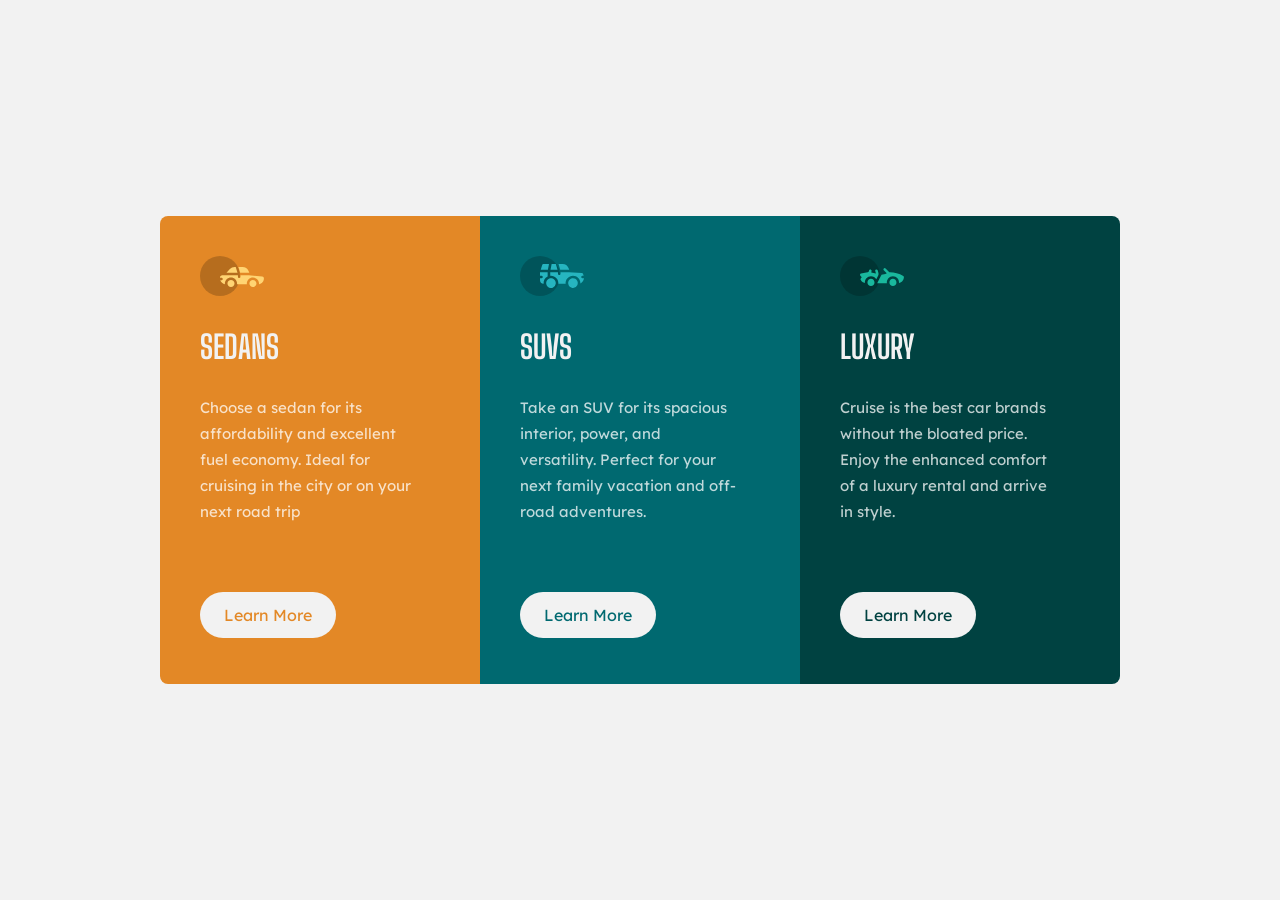
<file: 3-Column-Preview-Card-Component/index.html>
<!DOCTYPE html>
<html lang="en">
  <head>
    <meta charset="UTF-8" />
    <meta http-equiv="X-UA-Compatible" content="IE=edge" />
    <meta name="viewport" content="width=device-width, initial-scale=1.0" />
    <link
      rel="shortcut icon"
      href="./images/favicon-32x32.png"
      type="image/x-icon"
    />
    <!-- Font Awesome Link -->
    <link
      rel="stylesheet"
      href="https://cdnjs.cloudflare.com/ajax/libs/font-awesome/6.1.1/css/all.min.css"
    />
    <!-- Style Sheet -->
    <link rel="stylesheet" href="./css/style.css" />
    <link rel="stylesheet" href="./css/media-query.css" />
    <title>3-Column-Preview Card Component</title>
  </head>
  <body>
    <!-- 3-Column-Preview-Card -->
    <main class="main-container">
      <div class="card-container container">
        <div class="card card-sedans">
          <img src="./images/icon-sedans.svg" alt="" />
          <h1>SEDANS</h1>
          <p>
            Choose a sedan for its affordability and excellent fuel economy.
            Ideal for cruising in the city or on your next road trip
          </p>
          <a href="#" class="btn btn-sedans">Learn More</a>
        </div>

        <div class="card card-suvs">
          <img src="./images/icon-suvs.svg" alt="" />
          <h1>SUVS</h1>
          <p>
            Take an SUV for its spacious interior, power, and versatility.
            Perfect for your next family vacation and off-road adventures.
          </p>
          <a href="#" class="btn btn-suvs">Learn More</a>
        </div>

        <div class="card card-luxury">
          <img src="./images/icon-luxury.svg" alt="" />
          <h1>LUXURY</h1>
          <p>
            Cruise is the best car brands without the bloated price. Enjoy the
            enhanced comfort of a luxury rental and arrive in style.
          </p>
          <a href="#" class="btn btn-luxury">Learn More</a>
        </div>
      </div>
    </main>

    <!-- Javascript Link -->
    <script src="./js/script.js"></script>
  </body>
</html>
</file>
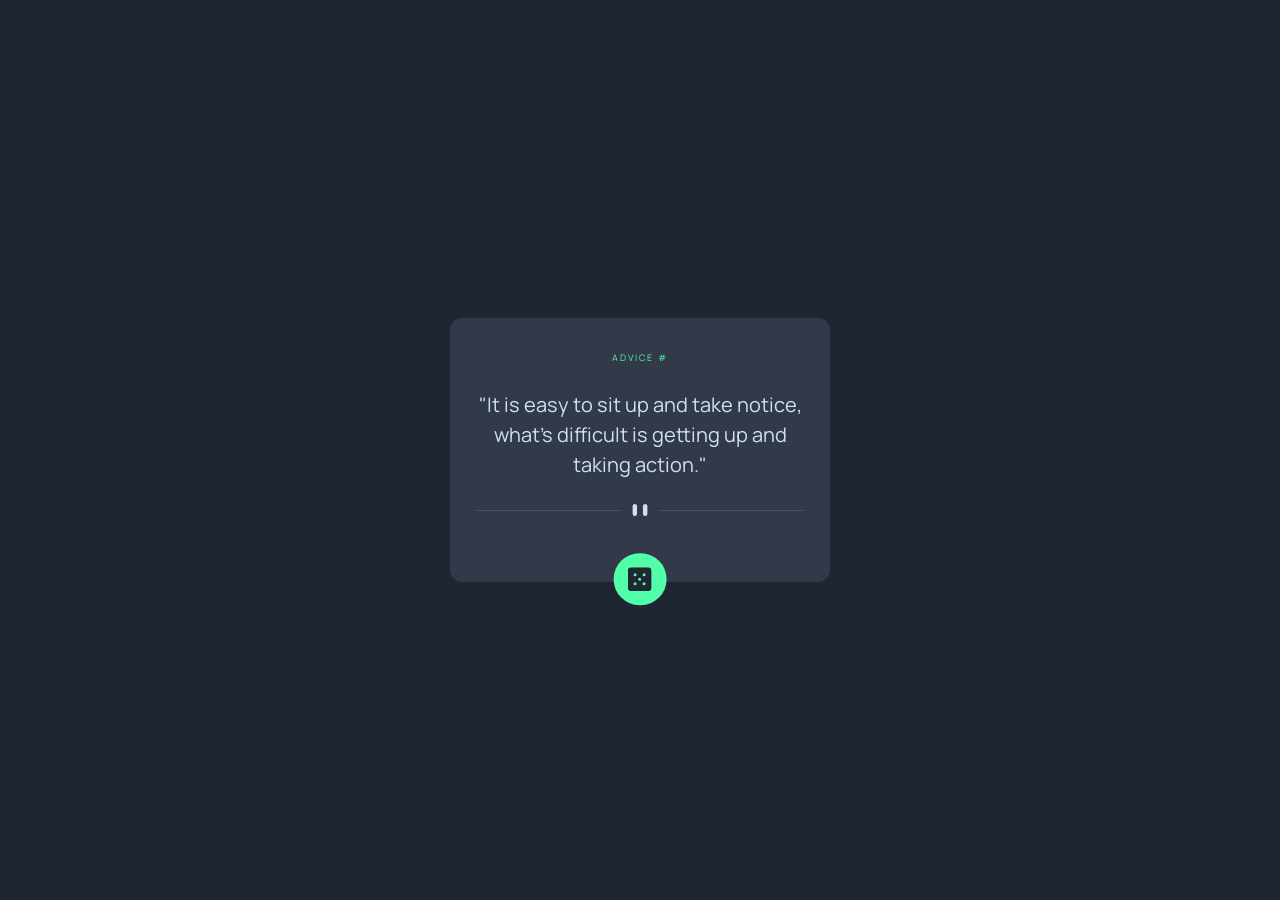
<file: Advice-Generator-App/index.html>
<!DOCTYPE html>
<html lang="en">
  <head>
    <meta charset="UTF-8" />
    <meta http-equiv="X-UA-Compatible" content="IE=edge" />
    <meta name="viewport" content="width=device-width, initial-scale=1.0" />
    <!-- FavIcon -->
    <link
      rel="shortcut icon"
      href="./images/favicon-32x32.png"
      type="image/x-icon"
    />
    <!-- Font Awesome Link -->
    <link
      rel="stylesheet"
      href="https://cdnjs.cloudflare.com/ajax/libs/font-awesome/6.1.1/css/all.min.css"
    />
    <!-- Style Sheet -->
    <link rel="stylesheet" href="./css/style.css" />
    <link rel="stylesheet" href="./css/media-query.css" />
    <title>Advice Generator App</title>
  </head>
  <body>
    <section class="advice-card">
      <small>ADVICE #<span id="quote-id"></span></small>
      <div id="quote">
        "It is easy to sit up and take notice, what's difficult is getting up
        and taking action."
      </div>
      <img class="divider" src="./images/pattern-divider-desktop.svg" alt="" />
      <a onclick="loadQuote()" class="icon-dice" href="#">
        <img src="./images/icon-dice.svg" alt="" />
      </a>
    </section>
    <!-- Javascript Link -->
    <script src="./js/script.js"></script>
  </body>
</html>
</file>
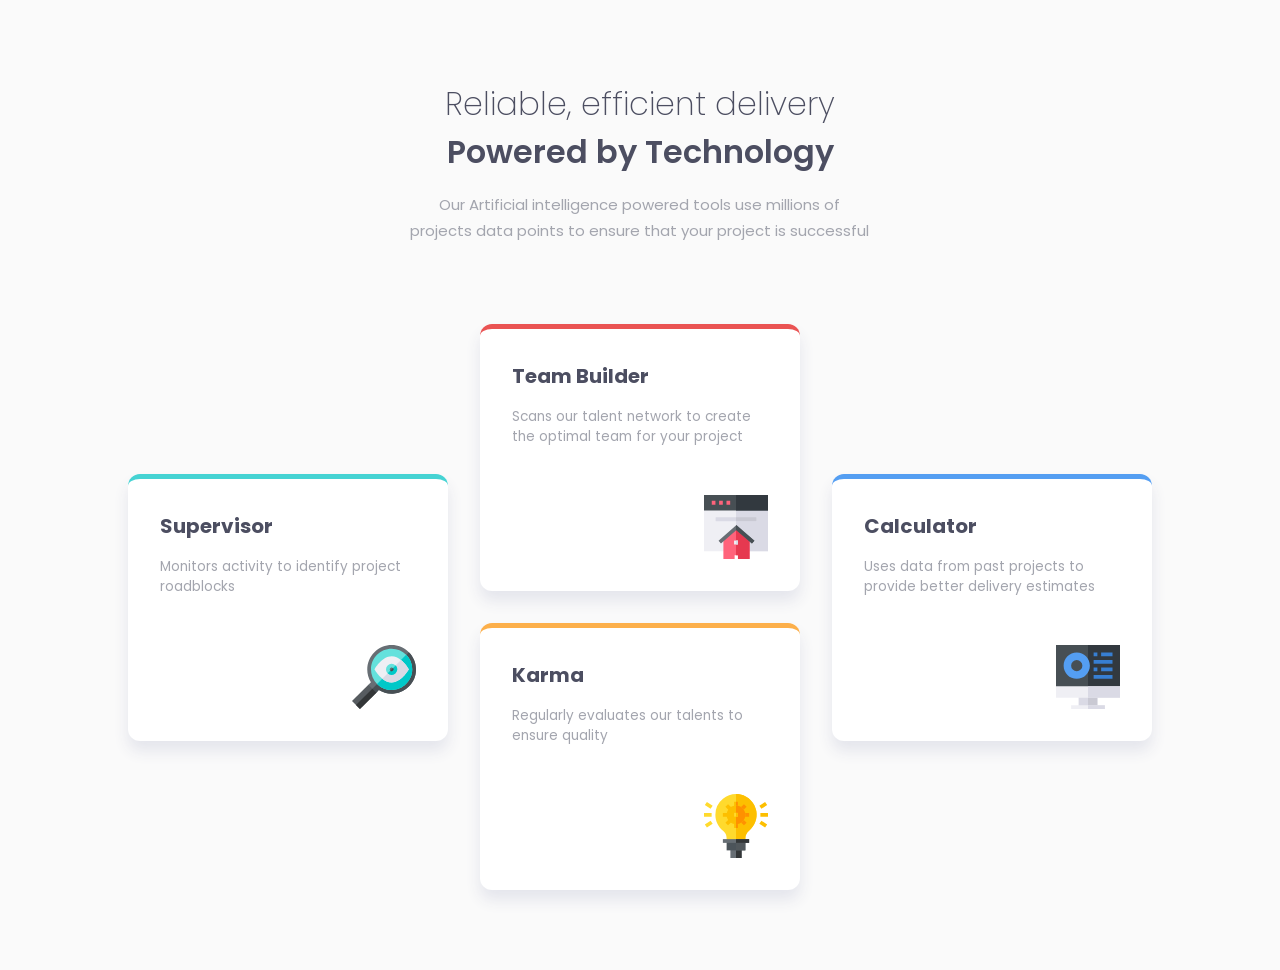
<file: Four-Card-Feature-Section/index.html>
<!DOCTYPE html>
<html lang="en">
  <head>
    <meta charset="UTF-8" />
    <meta http-equiv="X-UA-Compatible" content="IE=edge" />
    <meta name="viewport" content="width=device-width, initial-scale=1.0" />
    <link
      rel="shortcut icon"
      href="./images/favicon-32x32.png"
      type="image/x-icon"
    />
    <!-- Font Awesome Link -->
    <link
      rel="stylesheet"
      href="https://cdnjs.cloudflare.com/ajax/libs/font-awesome/6.1.1/css/all.min.css"
    />
    <!-- Style Sheet -->
    <link rel="stylesheet" href="./css/style.css" />
    <link rel="stylesheet" href="./css/media-query.css" />
    <title>Four Card Feature Section</title>
  </head>
  <body>
    <!-- Four Card Feature Section -->
    <main class="main-container">
      <div class="card-feature-container container">
        <div class="heading-info">
          <h1>Reliable, efficient delivery</h1>
          <h1>Powered by Technology</h1>
          <p>
            Our Artificial intelligence powered tools use millions of projects
            data points to ensure that your project is successful
          </p>
        </div>
        <div class="card-container">
          <div class="card supervisor">
            <div class="card-info">
              <h3>Supervisor</h3>
              <p>Monitors activity to identify project roadblocks</p>
            </div>
            <img src="./images/icon-supervisor.svg" alt="" />
          </div>

          <div class="card team">
            <div class="card-info">
              <h3>Team Builder</h3>
              <p>
                Scans our talent network to create the optimal team for your
                project
              </p>
            </div>
            <img src="./images/icon-team-builder.svg" alt="" />
          </div>

          <div class="card karma">
            <div class="card-info">
              <h3>Karma</h3>
              <p>Regularly evaluates our talents to ensure quality</p>
            </div>
            <img src="./images/icon-karma.svg" alt="" />
          </div>

          <div class="card calculator">
            <div class="card-info">
              <h3>Calculator</h3>
              <p>
                Uses data from past projects to provide better delivery
                estimates
              </p>
            </div>
            <img src="./images/icon-calculator.svg" alt="" />
          </div>
        </div>
      </div>
    </main>

    <!-- Javascript Link -->
    <script src="./js/script.js"></script>
  </body>
</html>
</file>
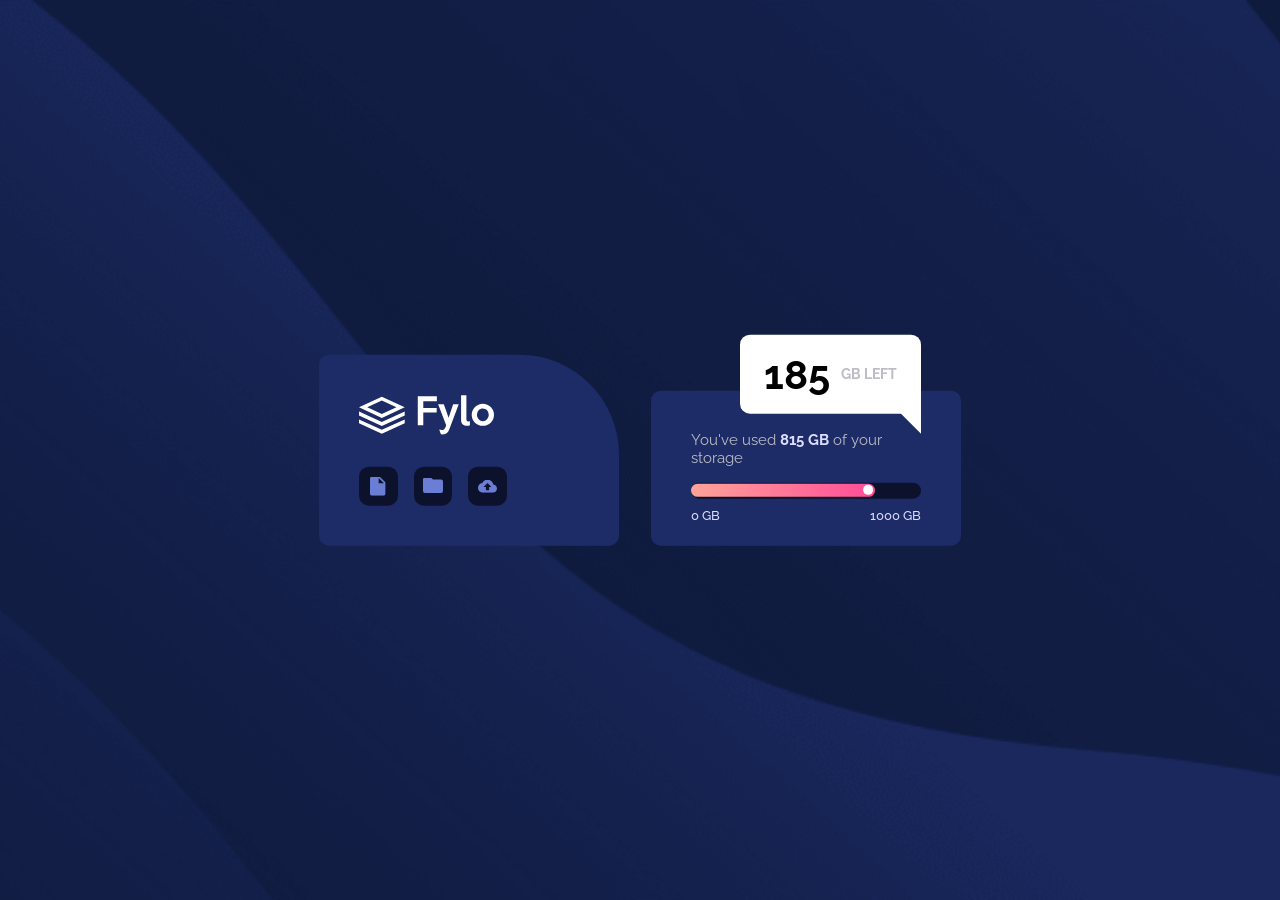
<file: Fylo-Data-Storage-Component/index.html>
<!DOCTYPE html>
<html lang="en">
  <head>
    <meta charset="UTF-8" />
    <meta http-equiv="X-UA-Compatible" content="IE=edge" />
    <meta name="viewport" content="width=device-width, initial-scale=1.0" />
    <!-- FavIcon -->
    <link
      rel="shortcut icon"
      href="./images/favicon-32x32.png"
      type="image/x-icon"
    />
    <!-- Font Awesome Link -->
    <link
      rel="stylesheet"
      href="https://cdnjs.cloudflare.com/ajax/libs/font-awesome/6.1.1/css/all.min.css"
    />
    <!-- Style Sheet -->
    <link rel="stylesheet" href="./css/style.css" />
    <link rel="stylesheet" href="./css/media-query.css" />
    <title>Fylo Data Storage Component</title>
  </head>
  <body>
    <!-- Data Storage Component -->
    <section class="card-container">
      <!-- icon-card -->
      <div class="icon-card">
        <div class="brand-name">
          <img src="./images/logo.svg" alt="" class="logo" />
        </div>
        <div class="icons">
          <div>
            <img src="./images/icon-document.svg" alt="" />
          </div>
          <div>
            <img src="./images/icon-folder.svg" alt="" />
          </div>
          <div>
            <img src="./images/icon-upload.svg" alt="" />
          </div>
        </div>
      </div>
      <!-- storage-card -->
      <div class="storage-card">
        <p>You've used <span> 815 GB </span>of your storage</p>
        <div class="total-storage">
          <div class="used-storage">
            <div class="white-circle-container">
              <div class="white-circle"></div>
            </div>
          </div>
        </div>
        <div class="storage-quantity">
          <small>0 GB</small>
          <small>1000 GB</small>
        </div>
        <!-- INFO: Used two storage div for desktop and mobile devices. -->
        <div class="storage-remain">
          <div class="talk-bubble tri-right btm-right">
            <div class="talktext">
              <h1>185</h1>
              <p>GB LEFT</p>
            </div>
          </div>
        </div>
        <div class="storage-left">
          <h1>185</h1>
          <p>GB LEFT</p>
        </div>
      </div>
    </section>

    <!-- Javascript Link -->
    <script src="./js/script.js"></script>
  </body>
</html>
</file>
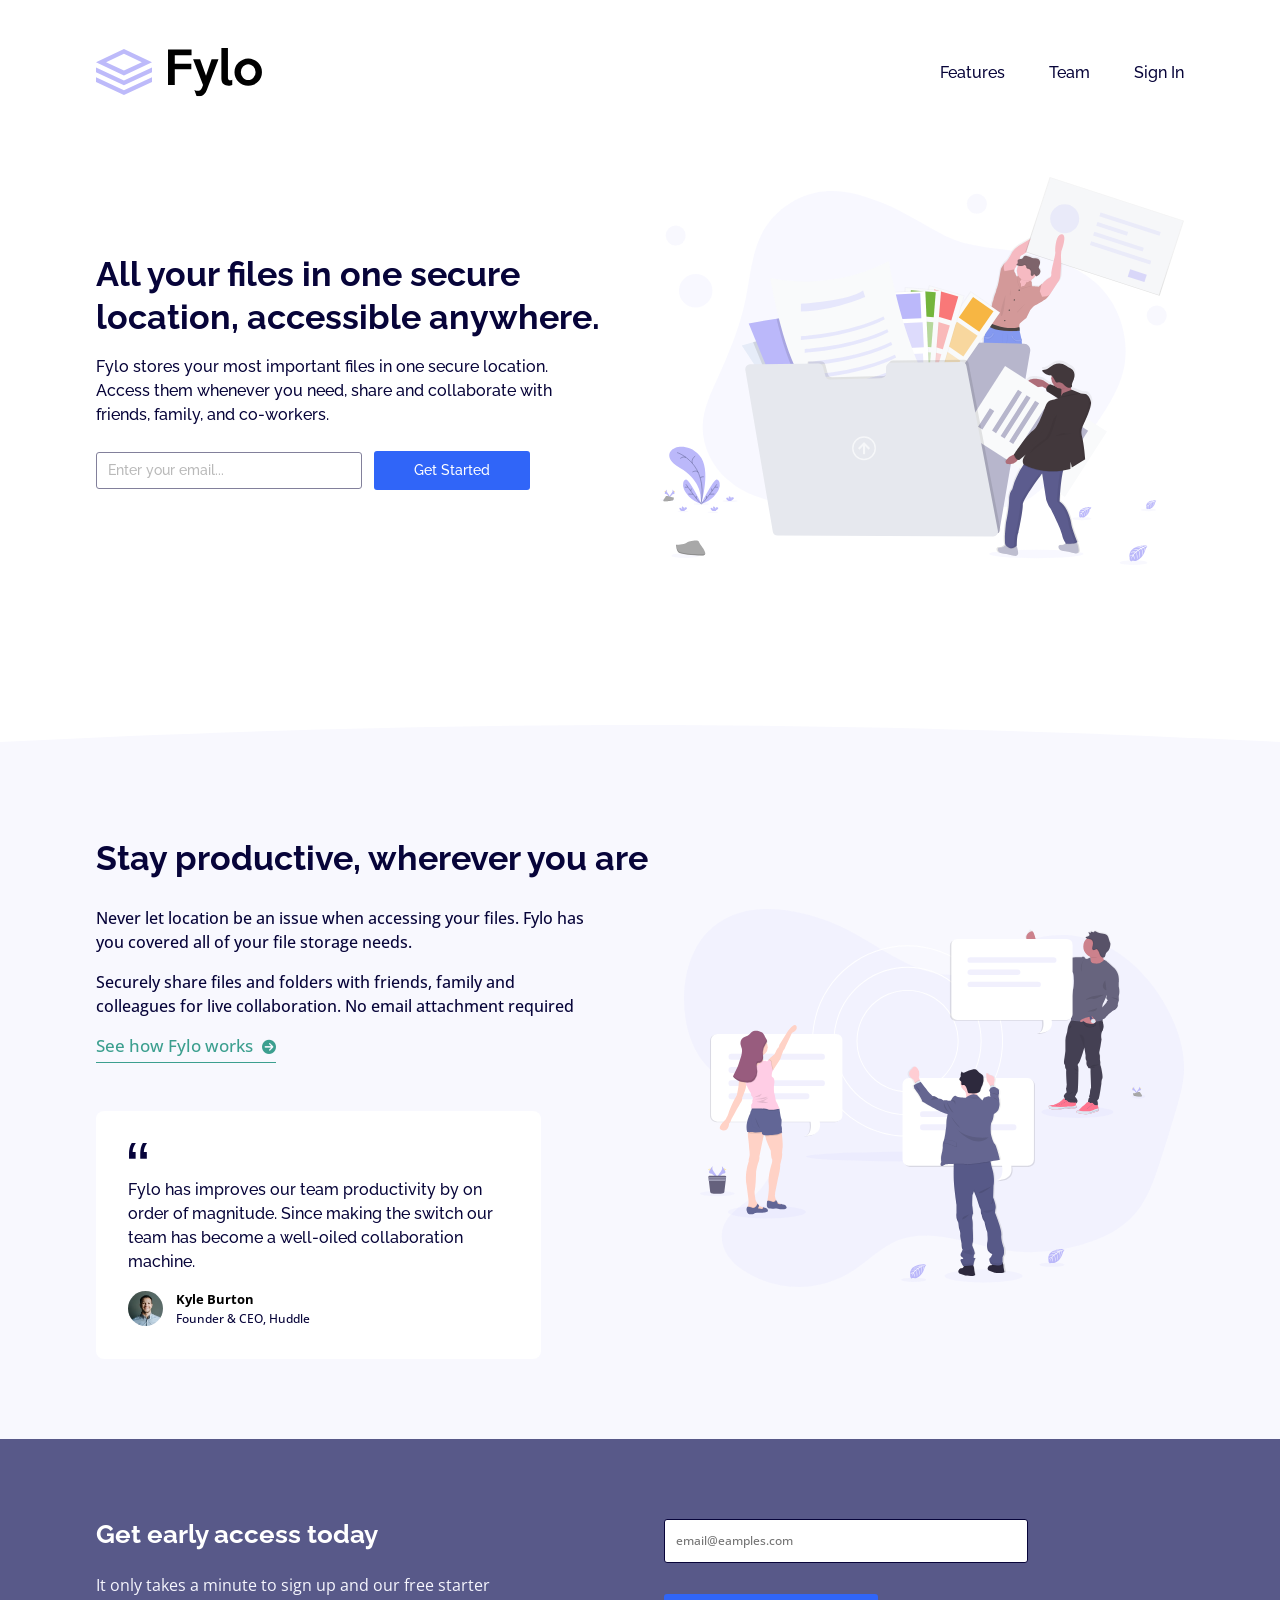
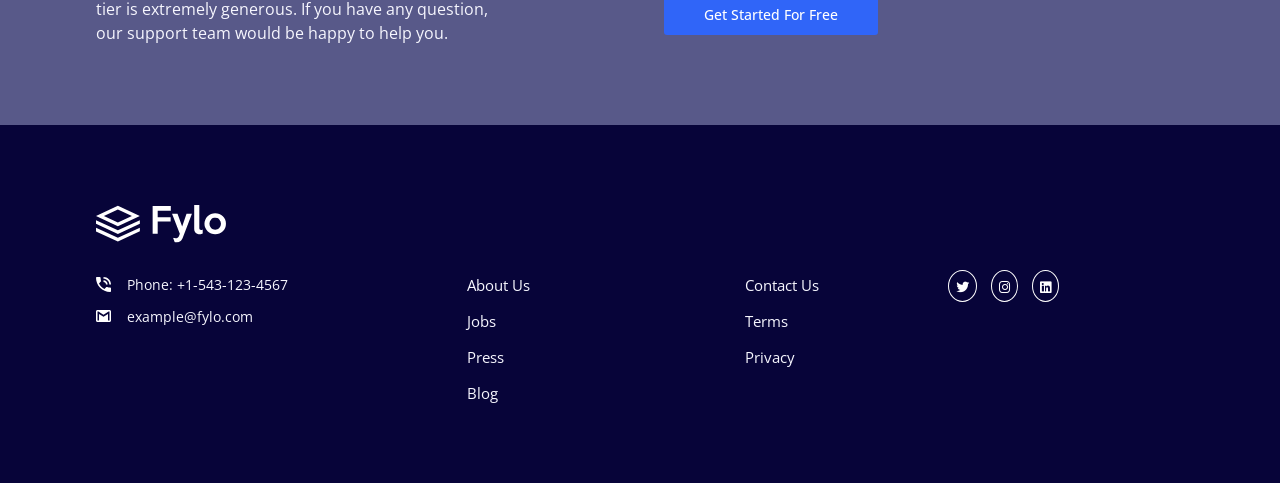
<file: Fylo-Landing-Page-With-Two-Column-Layout/index.html>
<!DOCTYPE html>
<html lang="en">
  <head>
    <meta charset="UTF-8" />
    <meta http-equiv="X-UA-Compatible" content="IE=edge" />
    <meta name="viewport" content="width=device-width, initial-scale=1.0" />
    <!-- FavIcon -->
    <link
      rel="shortcut icon"
      href="./images/favicon-32x32.png"
      type="image/x-icon"
    />
    <!-- Font Awesome Link -->
    <link
      rel="stylesheet"
      href="https://cdnjs.cloudflare.com/ajax/libs/font-awesome/6.1.1/css/all.min.css"
    />
    <!-- Style Sheet -->
    <link rel="stylesheet" href="./css/style.css" />
    <link rel="stylesheet" href="./css/media-query.css" />
    <title>Fylo Landing Page</title>
  </head>
  <body>
    <!-- Header -->
    <header>
      <!-- Navbar -->
      <nav class="container">
        <div class="navbar-brand">
          <a href="#">
            <img class="logo" src="./images/logo.svg" alt="" />
          </a>
        </div>

        <div class="navbar-menu">
          <a href="#">Features</a>
          <a href="#">Team</a>
          <a href="#">Sign In</a>
        </div>
      </nav>

      <!-- Showcase -->
      <section class="showcase-wrapper container">
        <div class="showcase-content">
          <div class="showcase-info">
            <h1>All your files in one secure location, accessible anywhere.</h1>
            <p>
              Fylo stores your most important files in one secure location.
              Access them whenever you need, share and collaborate with friends,
              family, and co-workers.
            </p>
            <form action="">
              <input
                type="email"
                name=""
                id="email"
                placeholder="Enter your email..."
              />

              <button class="main-btn" onclick="validateEmail()">
                Get Started
              </button>
              <br />
              <small id="error"></small>
            </form>
          </div>
          <div class="showcase-img">
            <img src="./images/illustration-1.svg" alt="" />
          </div>
        </div>
      </section>
    </header>

    <!-- Testimonial -->
    <section class="testimonial-wrapper">
      <!-- <div class="bg-img"></div> -->
      <!-- testimonial content -->
      <div class="testimonial-content container">
        <div class="testimonial-info">
          <h1>Stay productive, wherever you are</h1>
          <p>
            Never let location be an issue when accessing your files. Fylo has
            you covered all of your file storage needs.
          </p>

          <p>
            Securely share files and folders with friends, family and colleagues
            for live collaboration. No email attachment required
          </p>
          <a href="#"
            >See how Fylo works <i class="fa-solid fa-circle-arrow-right"></i
          ></a>
          <!-- testimonial card -->
          <div class="testimonial-card">
            <img src="./images/icon-quotes.svg" alt="" />
            <p>
              Fylo has improves our team productivity by on order of magnitude.
              Since making the switch our team has become a well-oiled
              collaboration machine.
            </p>
            <div class="user-info">
              <img src="./images/avatar-testimonial.jpg" alt="" />
              <div class="user-name-designation">
                <h5>Kyle Burton</h5>
                <p>Founder & CEO, Huddle</p>
              </div>
            </div>
          </div>
        </div>
        <div class="testimonial-img">
          <img src="./images/illustration-2.svg" alt="" />
        </div>
      </div>
    </section>

    <!-- Sign Up Section -->
    <section class="sign-up-wrapper">
      <div class="sign-up-content container">
        <div class="sign-up-info">
          <h3>Get early access today</h3>
          <p>
            It only takes a minute to sign up and our free starter tier is
            extremely generous. If you have any question, our support team would
            be happy to help you.
          </p>
        </div>
        <form class="sign-up-form">
          <input
            type="email"
            name=""
            id="sign-up-email"
            placeholder="email@eamples.com"
          />
          <span id="error-text"></span>
          <a
            href="#"
            class="main-btn sign-up-btn"
            onclick="validateSignUpEmail()"
            >Get Started For Free</a
          >
        </form>
      </div>
    </section>

    <!-- Footer -->
    <footer>
      <div class="footer-wrapper">
        <div class="footer-logo container">
          <img src="./images/footer-logo.svg" alt="" />
        </div>
        <!-- footer content -->
        <div class="footer-content container">
          <div class="contact-info">
            <div class="phone">
              <img src="./images/icon-phone.svg" alt="" />
              <p>Phone: +1-543-123-4567</p>
            </div>
            <div class="email">
              <img src="./images/icon-email.svg" alt="" />
              <p>example@fylo.com</p>
            </div>
          </div>
          <div class="different-link">
            <a href="#">About Us</a>
            <a href="#">Jobs</a>
            <a href="#">Press</a>
            <a href="#">Blog</a>
          </div>
          <div class="different-link">
            <a href="#">Contact Us</a>
            <a href="#">Terms</a>
            <a href="#">Privacy</a>
          </div>
          <div class="social-icon">
            <a href="#"><i class="fa-brands fa-twitter"></i></a>
            <a href="#"><i class="fa-brands fa-instagram"></i></a>
            <a href="#"><i class="fa-brands fa-linkedin"></i></a>
          </div>
        </div>
      </div>
    </footer>
    <!-- Javascript Link -->
    <script src="./js/script.js"></script>
  </body>
</html>
</file>
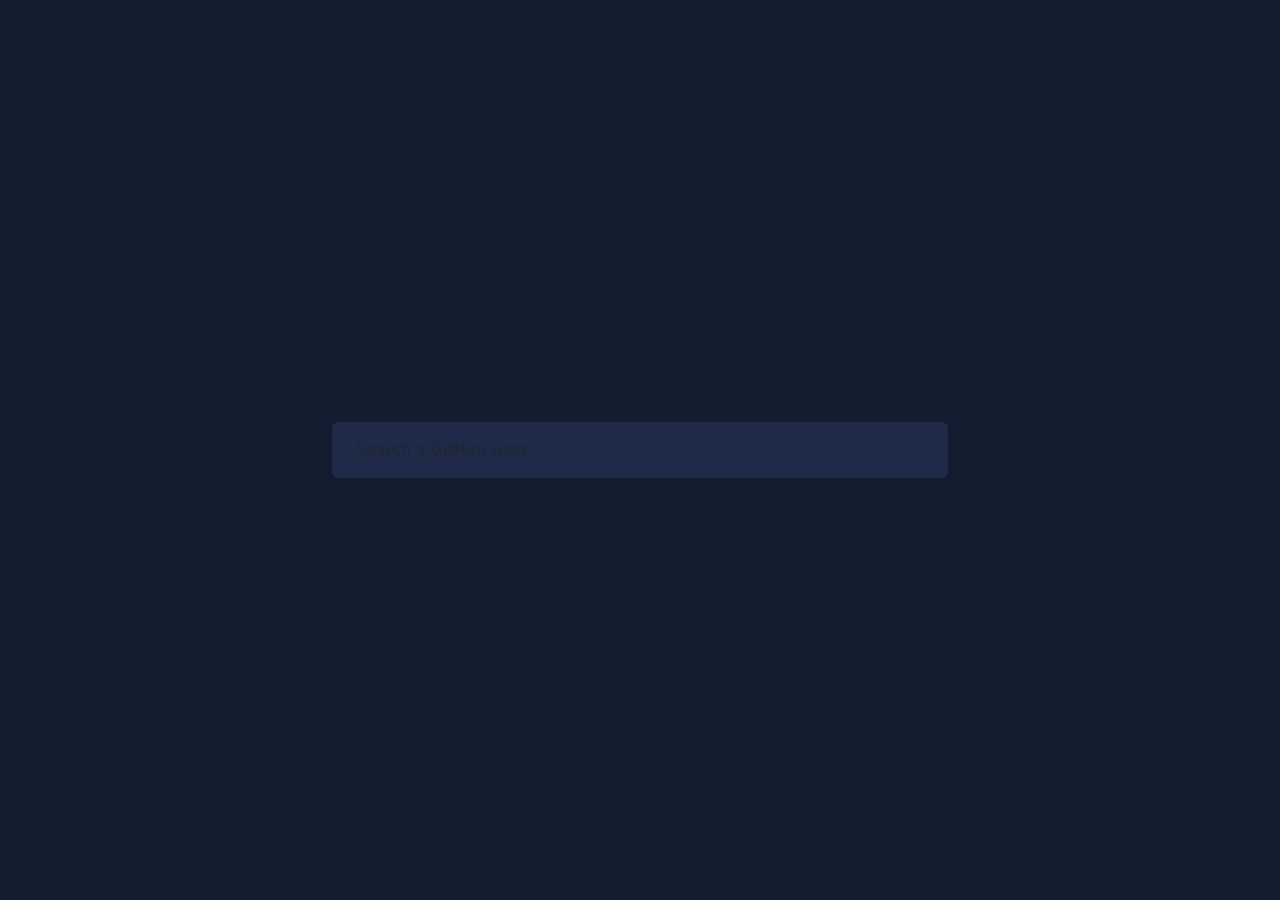
<file: GitHub-User-Search-App/index.html>
<!DOCTYPE html>
<html lang="en">
  <head>
    <meta charset="UTF-8" />
    <meta http-equiv="X-UA-Compatible" content="IE=edge" />
    <meta name="viewport" content="width=device-width, initial-scale=1.0" />
    <!-- FavIcon -->
    <link
      rel="shortcut icon"
      href="./images/favicon-32x32.png"
      type="image/x-icon"
    />
    <!-- Font Awesome Link -->
    <link
      rel="stylesheet"
      href="https://cdnjs.cloudflare.com/ajax/libs/font-awesome/6.1.1/css/all.min.css"
    />

    <!-- Box Icon CDN -->
    <link
      href="https://unpkg.com/boxicons@2.1.2/css/boxicons.min.css"
      rel="stylesheet"
    />

    <!-- Bootstrap CSS -->
    <link
      href="https://cdn.jsdelivr.net/npm/bootstrap@5.2.0/dist/css/bootstrap.min.css"
      rel="stylesheet"
      integrity="sha384-gH2yIJqKdNHPEq0n4Mqa/HGKIhSkIHeL5AyhkYV8i59U5AR6csBvApHHNl/vI1Bx"
      crossorigin="anonymous"
    />
    <!-- Style Sheet -->
    <link rel="stylesheet" href="./css/style.css" />
    <title>GitHub User Search App</title>
  </head>
  <body class="d-flex flex-column justify-content-center min-vh-100">
    <!-- Search GitHub User -->
    <div class="search-user container w-50 mx-auto">
      <div class="d-flex" role="search">
        <input
          id="search-field"
          class="form-control border-0 shadow-sm w-100 p-3 ps-4"
          type="search"
          placeholder="Search a GitHub User..."
          aria-label="Search"
        />
      </div>
    </div>

    <!-- Display Github User Info -->
    <section
      id="user-info-Container"
      class="user-info container w-50 mx-auto my-5 rounded-3 shadow-sm p-5"
    ></section>

    <!-- Javascript Link -->
    <script src="./js/script.js"></script>
  </body>
</html>
</file>
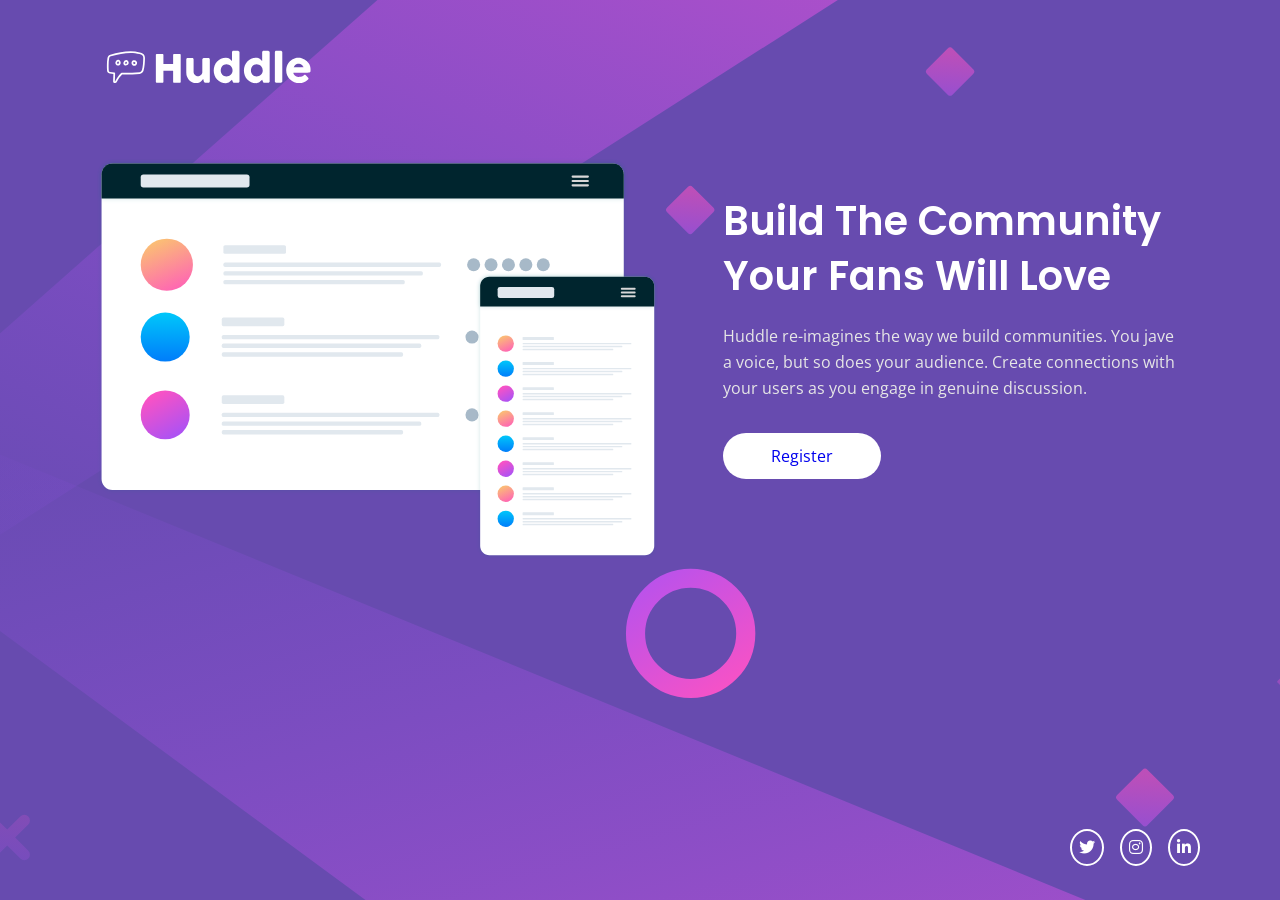
<file: Huddle Landing Page With a Single Introductory Section/index.html>
<!DOCTYPE html>
<html lang="en">
  <head>
    <meta charset="UTF-8" />
    <meta http-equiv="X-UA-Compatible" content="IE=edge" />
    <meta name="viewport" content="width=device-width, initial-scale=1.0" />
    <link
      rel="shortcut icon"
      href="./images/favicon-32x32.png"
      type="image/x-icon"
    />
    <!-- Font Awesome Link -->
    <link
      rel="stylesheet"
      href="https://cdnjs.cloudflare.com/ajax/libs/font-awesome/6.1.1/css/all.min.css"
    />
    <!-- Style Sheet -->
    <link rel="stylesheet" href="./css/style.css" />
    <link rel="stylesheet" href="./css/media-query.css" />
    <title>Huddle Landing Page Introductory Section</title>
  </head>
  <body>
    <!-- Introductory Section -->
    <header>
      <nav class="container">
        <img src="./images/logo.svg" alt="" />
      </nav>
      <div class="header-content container">
        <div class="header-img">
          <img src="./images/illustration-mockups.svg" alt="" />
        </div>

        <div class="header-text">
          <h1>Build The Community</h1>
          <br />
          <h1>Your Fans Will Love</h1>
          <p>
            Huddle re-imagines the way we build communities. You jave a voice,
            but so does your audience. Create connections with your users as you
            engage in genuine discussion.
          </p>
          <a href="#" class="btn">Register</a>
        </div>
      </div>

      <div class="social-icons container">
        <a href="#"><i class="fa-brands fa-twitter"></i></a>
        <a href="#"><i class="fa-brands fa-instagram"></i></a>
        <a href="#"><i class="fa-brands fa-linkedin-in"></i></a>
      </div>
    </header>

    <!-- Javascript Link -->
    <script src="./js/script.js"></script>
  </body>
</html>
</file>
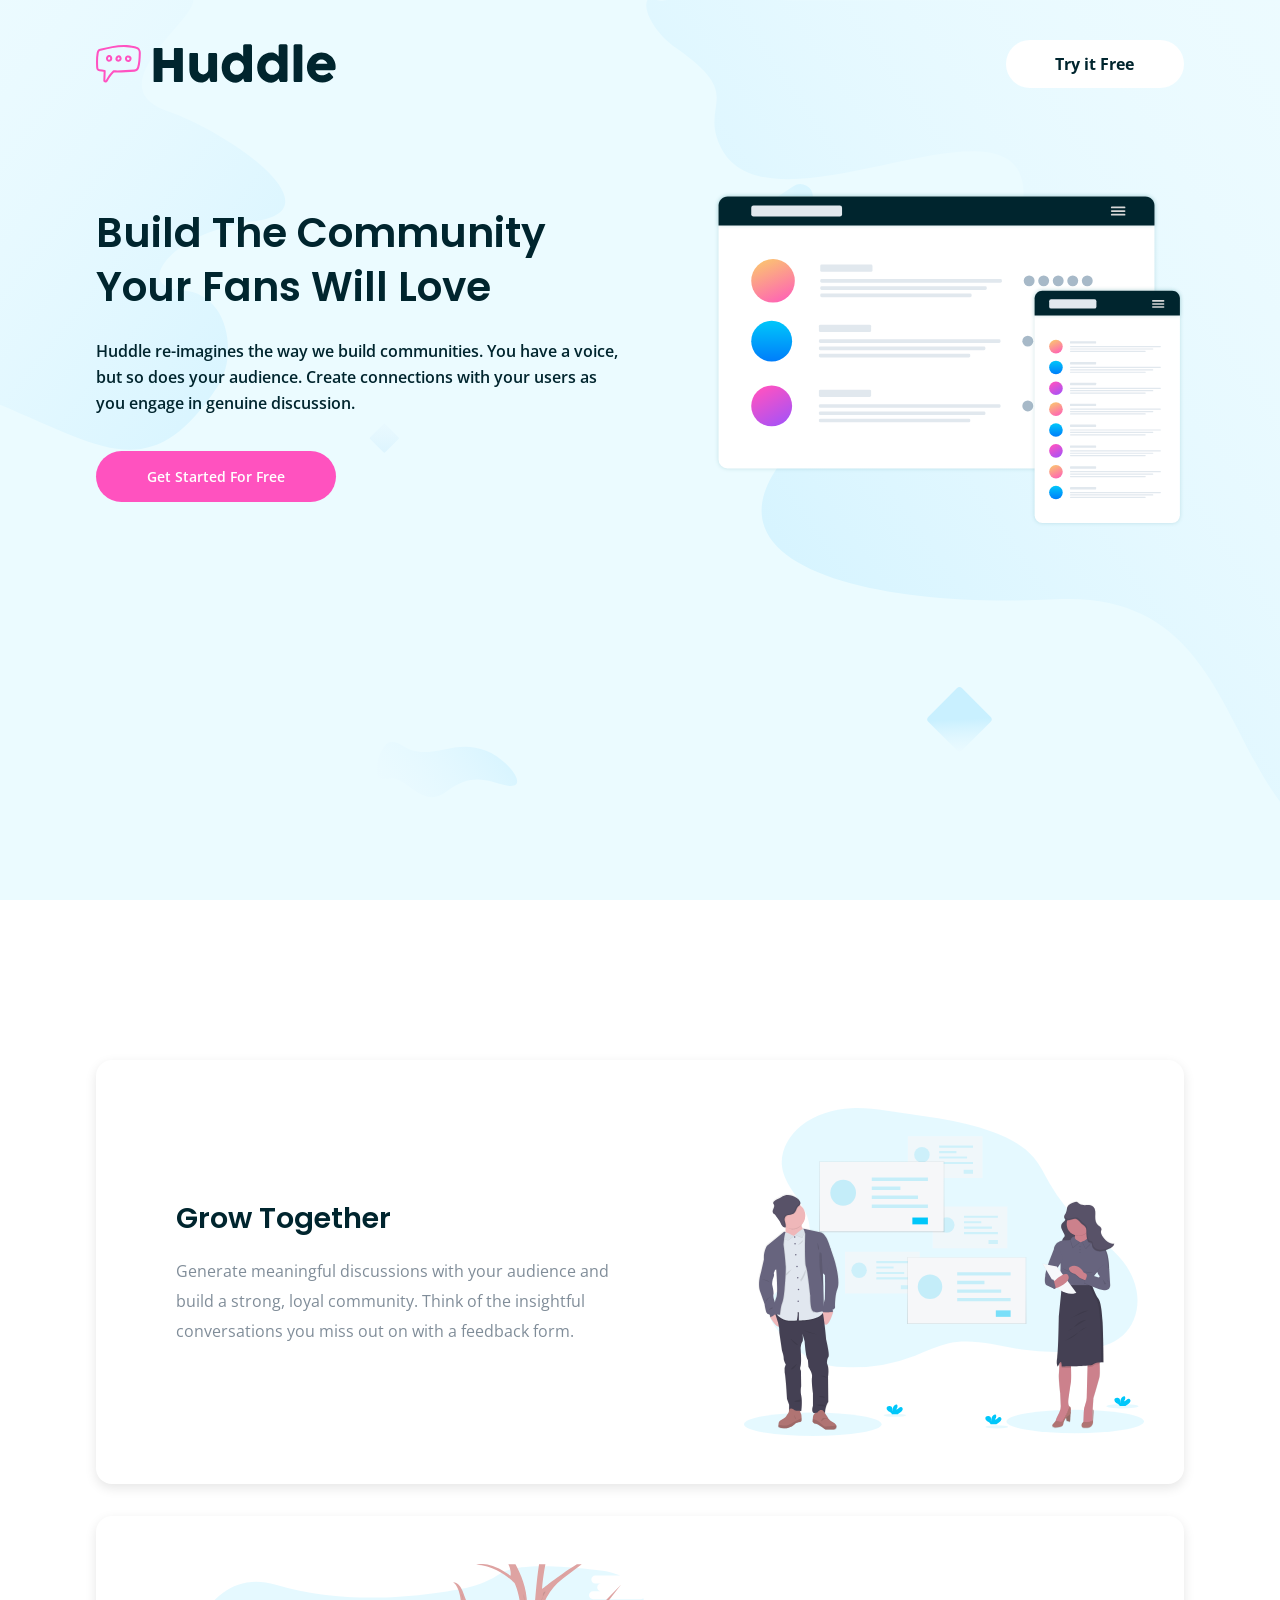
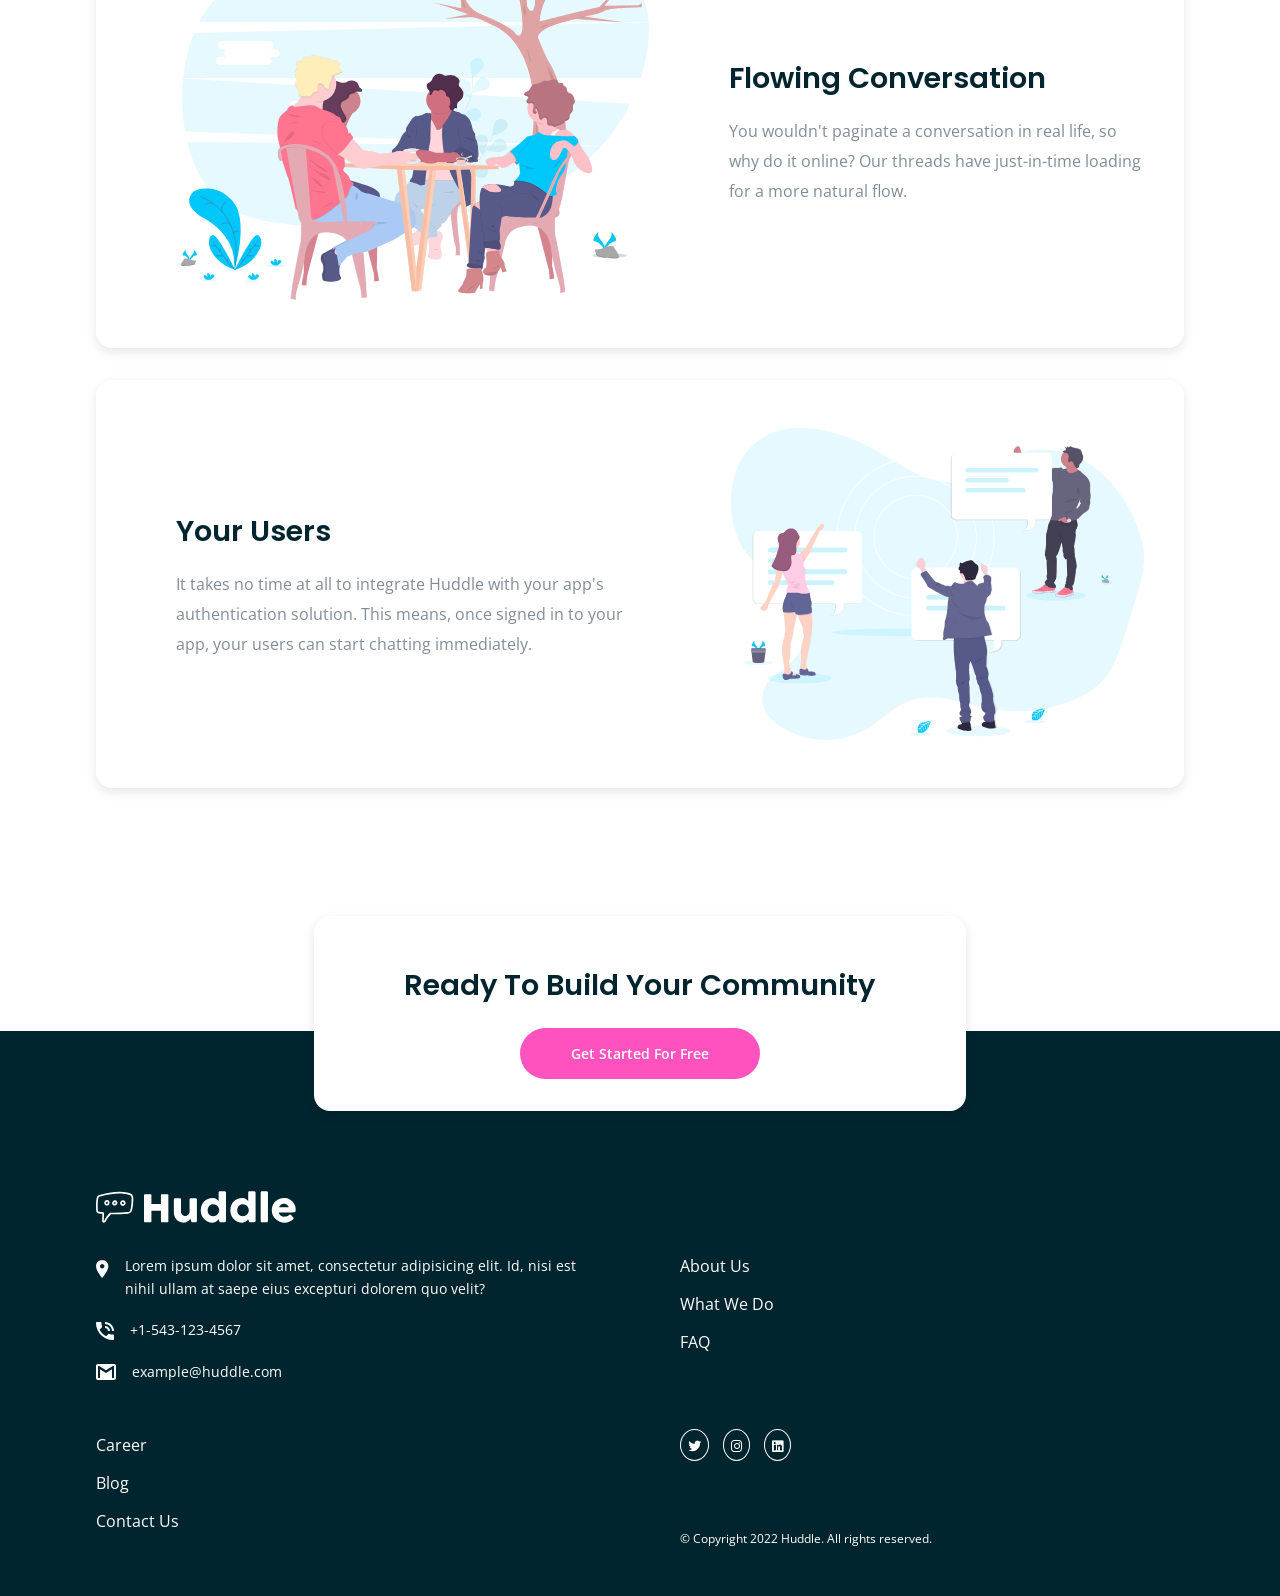
<file: Huddle-Landing-Page-With-Alternating-Feature-Blocks-Master/index.html>
<!DOCTYPE html>
<html lang="en">
  <head>
    <meta charset="UTF-8" />
    <meta http-equiv="X-UA-Compatible" content="IE=edge" />
    <meta name="viewport" content="width=device-width, initial-scale=1.0" />
    <!-- FavIcon -->
    <link
      rel="shortcut icon"
      href="./images/favicon-32x32.png"
      type="image/x-icon"
    />
    <!-- Font Awesome Link -->
    <link
      rel="stylesheet"
      href="https://cdnjs.cloudflare.com/ajax/libs/font-awesome/6.1.1/css/all.min.css"
    />
    <!-- Style Sheet -->
    <link rel="stylesheet" href="./css/style.css" />
    <link rel="stylesheet" href="./css/media-query.css" />
    <title>Huddle Landing Page</title>
  </head>
  <body>
    <!-- Header -->
    <header>
      <!-- Navbar -->
      <nav class="container">
        <img class="logo" src="./images/logo.svg" alt="" />
        <a href="#" class="nav-btn">Try it Free</a>
      </nav>
      <!-- Showcase -->
      <section class="showcase-wrapper container">
        <div class="showcase-content">
          <h1>Build The Community</h1>
          <br />
          <h1>Your Fans Will Love</h1>
          <p>
            Huddle re-imagines the way we build communities. You have a voice,
            but so does your audience. Create connections with your users as you
            engage in genuine discussion.
          </p>
          <a href="#" class="main-btn">Get Started For Free</a>
        </div>
        <div class="showcase-img">
          <img src="./images/illustration-mockups.svg" alt="" />
        </div>
      </section>
    </header>

    <!-- Main Section -->
    <main class="container main-container">
      <!-- Card-1 -->
      <section class="card card-1">
        <!-- text -->
        <div class="card-text">
          <h2>Grow Together</h2>
          <p>
            Generate meaningful discussions with your audience and build a
            strong, loyal community. Think of the insightful conversations you
            miss out on with a feedback form.
          </p>
        </div>
        <!-- image -->
        <div class="card-img">
          <img src="./images/illustration-grow-together.svg" alt="" />
        </div>
      </section>
      <!-- Card-2 -->
      <section class="card card-2">
        <!-- image -->
        <div class="card-img">
          <img src="./images/illustration-flowing-conversation.svg" alt="" />
        </div>
        <!-- text -->
        <div class="card-text">
          <h2>Flowing Conversation</h2>
          <p>
            You wouldn't paginate a conversation in real life, so why do it
            online? Our threads have just-in-time loading for a more natural
            flow.
          </p>
        </div>
      </section>
      <!-- Card-3 -->
      <section class="card card-3">
        <!-- text -->
        <div class="card-text">
          <h2>Your Users</h2>
          <p>
            It takes no time at all to integrate Huddle with your app's
            authentication solution. This means, once signed in to your app,
            your users can start chatting immediately.
          </p>
        </div>
        <!-- image -->
        <div class="card-img">
          <img src="./images/illustration-your-users.svg" alt="" />
        </div>
      </section>

      <!-- Community Card -->
      <div class="community-card">
        <div>
          <h2>Ready To Build Your Community</h2>
          <a href="#" class="main-btn">Get Started For Free</a>
        </div>
      </div>
    </main>

    <!-- Footer -->
    <footer>
      <div class="footer-wrapper container">
        <div class="footer-logo">
          <img src="./images/footer-logo.svg" alt="" />
        </div>

        <!-- Footer Content -->
        <div class="footer-content">
          <!-- Contact Info -->
          <div class="contact-info">
            <div class="location">
              <img src="./images/icon-location.svg" alt="" />
              <p>
                Lorem ipsum dolor sit amet, consectetur adipisicing elit. Id,
                nisi est nihil ullam at saepe eius excepturi dolorem quo velit?
              </p>
            </div>
            <div class="phone">
              <img src="./images/icon-phone.svg" alt="" />
              <p>+1-543-123-4567</p>
            </div>
            <div class="email">
              <img src="./images/icon-email.svg" alt="" />
              <p>example@huddle.com</p>
            </div>
          </div>

          <div class="different-link">
            <p>About Us</p>
            <p>What We Do</p>
            <p>FAQ</p>
          </div>

          <div class="different-link">
            <p>Career</p>
            <p>Blog</p>
            <p>Contact Us</p>
          </div>
          <!-- Social Icons -->
          <div class="social-icon-and-copyright">
            <div class="social-icon">
              <a href="#"><i class="fa-brands fa-twitter"></i></a>
              <a href="#"><i class="fa-brands fa-instagram"></i></a>
              <a href="#"><i class="fa-brands fa-linkedin"></i></a>
            </div>
            <p>
              <small>&copy; Copyright 2022 Huddle. All rights reserved.</small>
            </p>
          </div>
        </div>
      </div>
    </footer>
    <!-- Javascript Link -->
    <script src="./js/script.js"></script>
  </body>
</html>
</file>
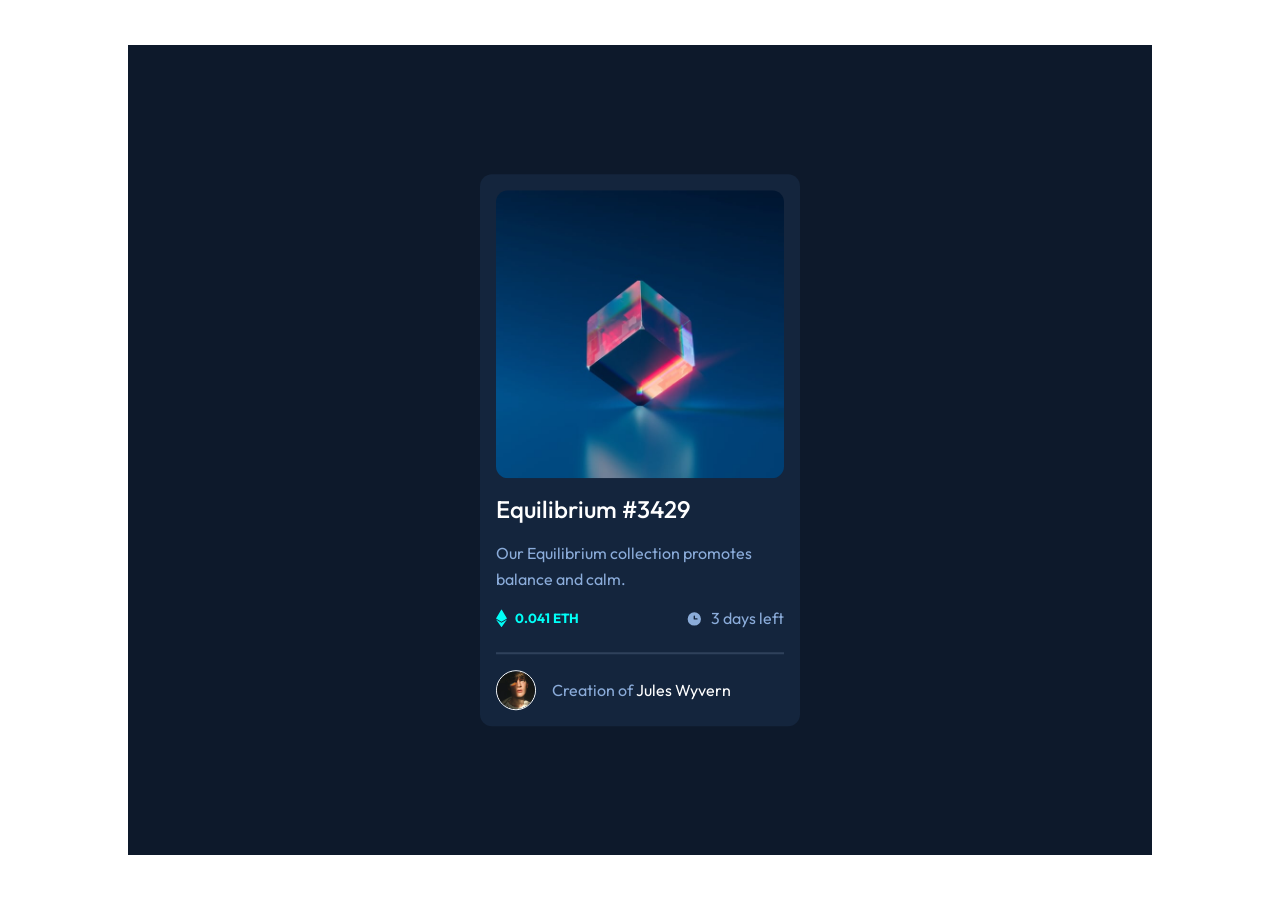
<file: NFT-Preview-Card-Component/index.html>
<!DOCTYPE html>
<html lang="en">
  <head>
    <meta charset="UTF-8" />
    <meta http-equiv="X-UA-Compatible" content="IE=edge" />
    <meta name="viewport" content="width=device-width, initial-scale=1.0" />
    <link
      rel="shortcut icon"
      href="./images/favicon-32x32.png"
      type="image/x-icon"
    />
    <!-- Font Awesome Link -->
    <link
      rel="stylesheet"
      href="https://cdnjs.cloudflare.com/ajax/libs/font-awesome/6.1.1/css/all.min.css"
    />
    <!-- Style Sheet -->
    <link rel="stylesheet" href="./css/style.css" />
    <title>NFT Preview Card Component</title>
  </head>
  <body>
    <!-- NFT Section  -->
    <section class="nft-card-area">
      <div class="nft-card-content">
        <div class="equilibrium-img">
          <img src="./images/image-equilibrium.jpg" alt="" />
          <div class="overlay-icon">
            <i class="fa-solid fa-eye"></i>
          </div>
        </div>

        <h3>Equilibrium #3429</h3>
        <p>Our Equilibrium collection promotes balance and calm.</p>
        <div class="ethereum-and-time-container">
          <div class="ethereum-container">
            <img src="./images/icon-ethereum.svg" alt="" />
            <h5>0.041 ETH</h5>
          </div>

          <div class="time-container">
            <img src="./images/icon-clock.svg" alt="" />
            <p>3 days left</p>
          </div>
        </div>

        <div class="divider"></div>

        <div class="user-container">
          <img src="./images/image-avatar.png" alt="" />
          <p>Creation of <span class="user-name">Jules Wyvern</span></p>
        </div>
      </div>
    </section>

    <!-- Javascript Link -->
    <script src="./js/script.js"></script>
  </body>
</html>
</file>
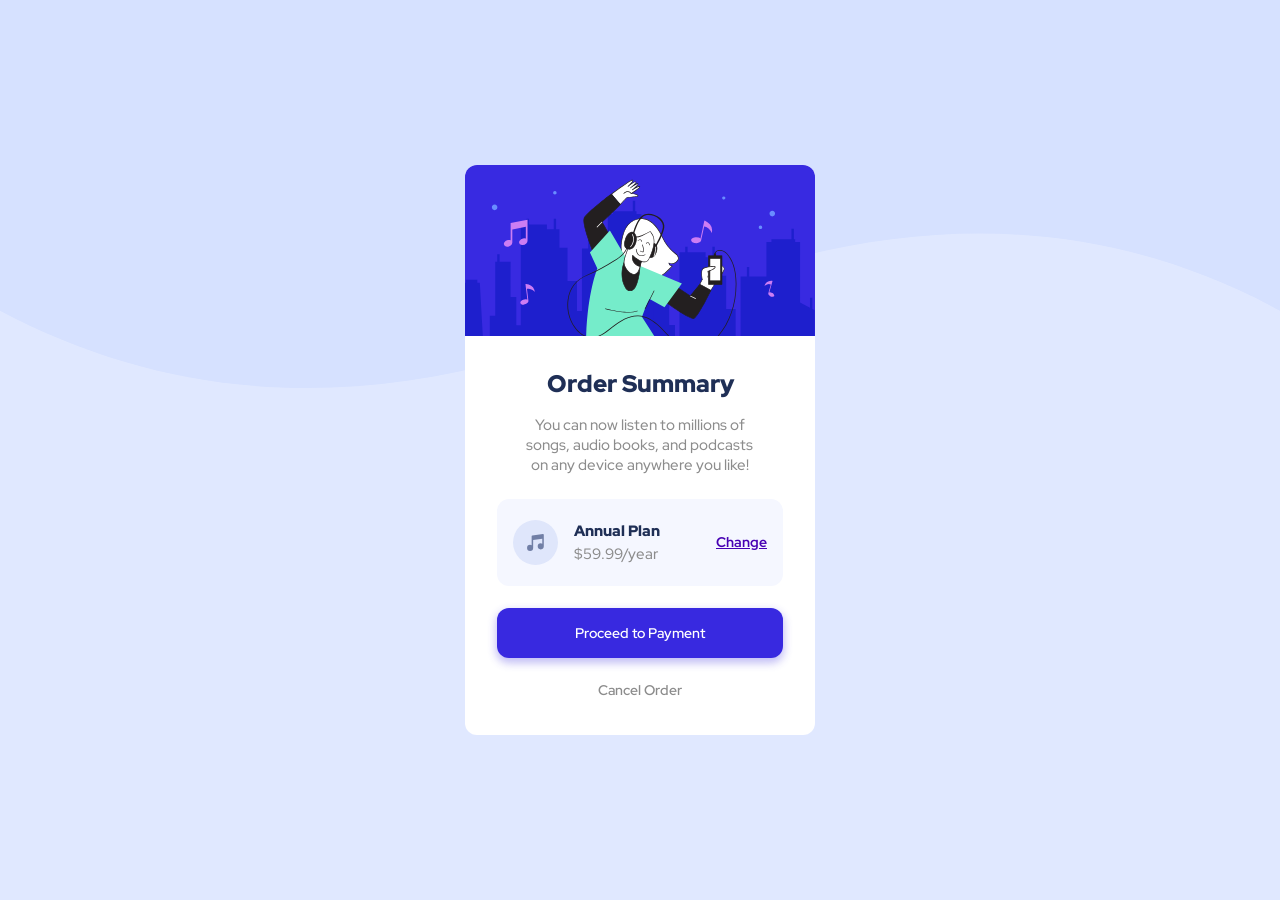
<file: Order-Summary-Component/index.html>
<!DOCTYPE html>
<html lang="en">
  <head>
    <meta charset="UTF-8" />
    <meta http-equiv="X-UA-Compatible" content="IE=edge" />
    <meta name="viewport" content="width=device-width, initial-scale=1.0" />
    <link
      rel="shortcut icon"
      href="./images/favicon-32x32.png"
      type="image/x-icon"
    />
    <!-- Font Awesome Link -->
    <link
      rel="stylesheet"
      href="https://cdnjs.cloudflare.com/ajax/libs/font-awesome/6.1.1/css/all.min.css"
    />
    <!-- Style Sheet -->
    <link rel="stylesheet" href="./css/style.css" />
    <title>Order Summary Card Component</title>
  </head>
  <body>
    <!-- Order Summary Component -->
    <section class="card-container">
      <div class="card-content">
        <div class="card-img">
          <img src="./images/illustration-hero.svg" alt="" />
        </div>

        <div class="card-info">
          <h2>Order Summary</h2>
          <p>
            You can now listen to millions of songs, audio books, and podcasts
            on any device anywhere you like!
          </p>

          <div class="subscription-plan">
            <div class="music-icon-and-price">
              <img src="./images/icon-music.svg" alt="" />
              <div class="price">
                <h5>Annual Plan</h5>
                <p>$59.99/year</p>
              </div>
            </div>

            <a href="#" class="change-plan-link">Change</a>
          </div>

          <a href="#" class="btn">Proceed to Payment</a> <br />

          <a href="#" class="cancel-order">Cancel Order</a>
        </div>
      </div>
    </section>
    <!-- Javascript Link -->
    <script src="./js/script.js"></script>
  </body>
</html>
</file>
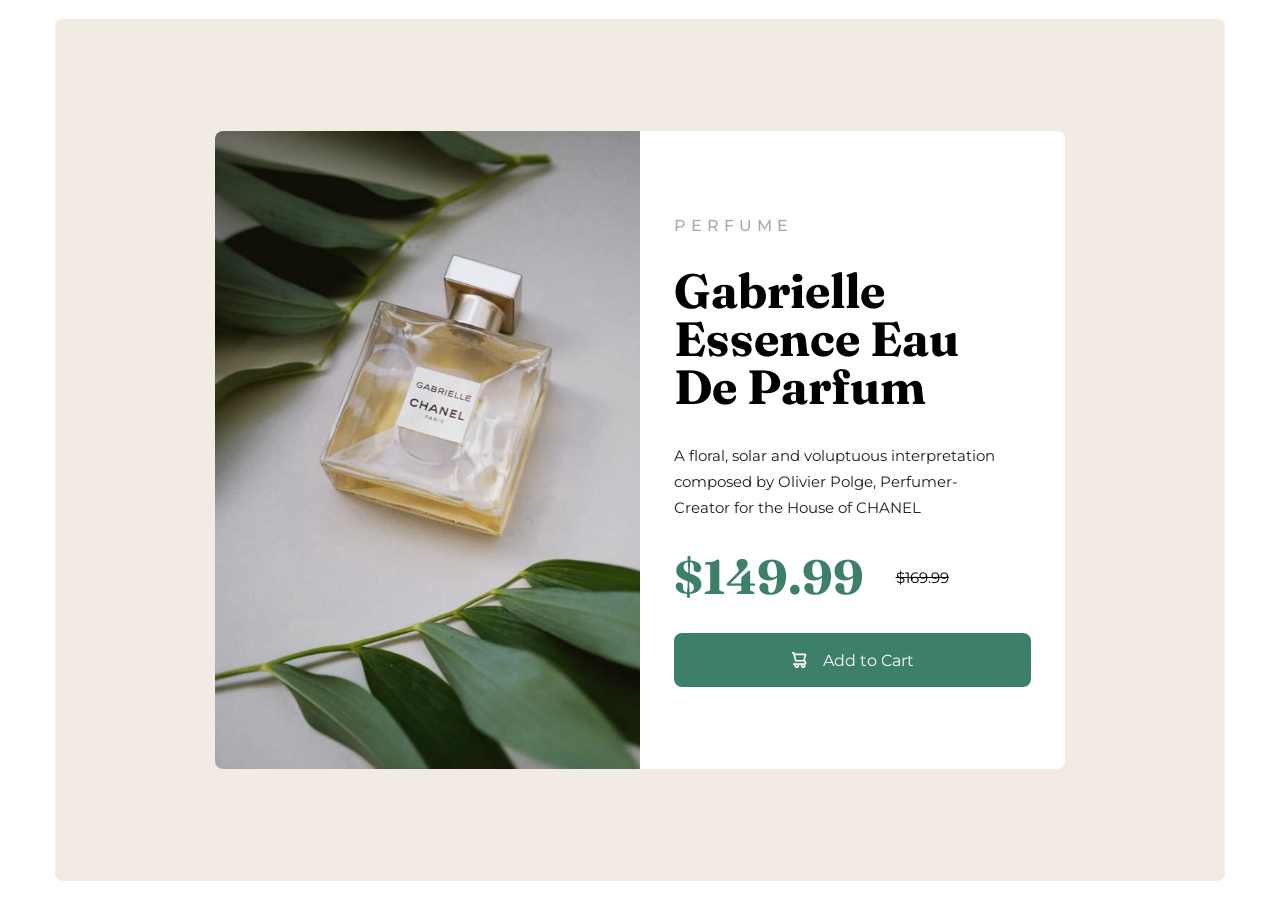
<file: Product-Preview-Card-Component/index.html>
<!DOCTYPE html>
<html lang="en">
  <head>
    <meta charset="UTF-8" />
    <meta http-equiv="X-UA-Compatible" content="IE=edge" />
    <meta name="viewport" content="width=device-width, initial-scale=1.0" />
    <link
      rel="shortcut icon"
      href="./images/favicon-32x32.png"
      type="image/x-icon"
    />
    <!-- Font Awesome Link -->
    <link
      rel="stylesheet"
      href="https://cdnjs.cloudflare.com/ajax/libs/font-awesome/6.1.1/css/all.min.css"
    />
    <!-- Style Sheet -->
    <link rel="stylesheet" href="./css/style.css" />
    <title>Product Preview Card Component</title>
  </head>
  <body>
    <div class="card-area">
      <div class="card-content">
        <div class="card-img">
          <img src="./images/image-product-desktop.jpg" alt="" />
        </div>
        <div class="card-text">
          <h4>PERFUME</h4>
          <h2 class="card-heading">Gabrielle Essence Eau De Parfum</h2>
          <p>
            A floral, solar and voluptuous interpretation composed by Olivier
            Polge, Perfumer-Creator for the House of CHANEL
          </p>
          <div class="price">
            <h2>$149.99</h2>
            <span class="previous-price">$169.99</span>
          </div>
          <a href="#" class="card-btn">
            <img src="./images/icon-cart.svg" alt="Shopping Cart" />
            Add to Cart
          </a>
        </div>
      </div>
    </div>
    <!-- Javascript Link -->
    <script src="./js/script.js"></script>
  </body>
</html>
</file>
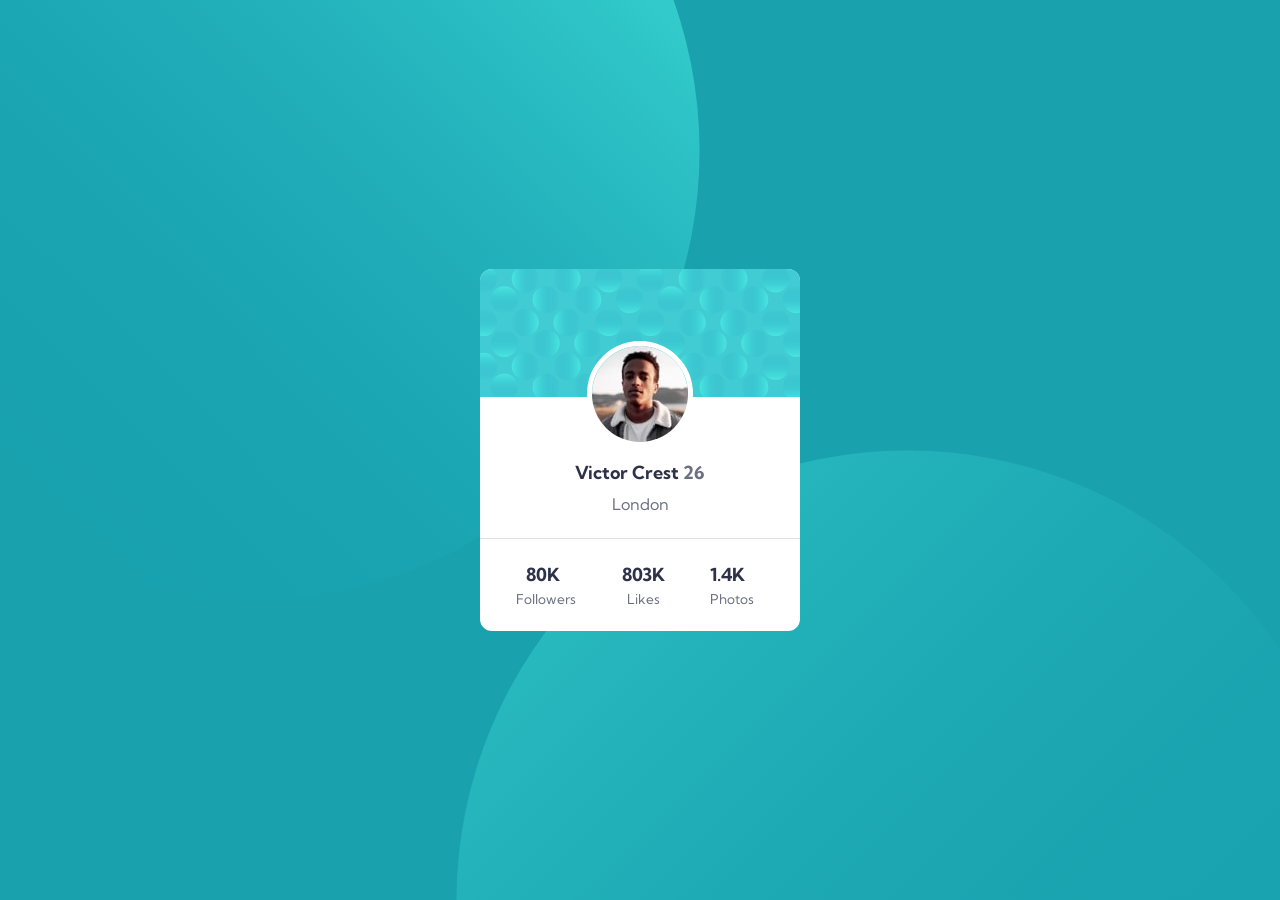
<file: Profile-Card-Component/index.html>
<!DOCTYPE html>
<html lang="en">
  <head>
    <meta charset="UTF-8" />
    <meta http-equiv="X-UA-Compatible" content="IE=edge" />
    <meta name="viewport" content="width=device-width, initial-scale=1.0" />
    <link
      rel="shortcut icon"
      href="./images/favicon-32x32.png"
      type="image/x-icon"
    />
    <!-- Font Awesome Link -->
    <link
      rel="stylesheet"
      href="https://cdnjs.cloudflare.com/ajax/libs/font-awesome/6.1.1/css/all.min.css"
    />
    <!-- Style Sheet -->
    <link rel="stylesheet" href="./css/style.css" />
    <title>Profile Card Component</title>
  </head>
  <body>
    <!-- Profile Card Component -->
    <main class="main-container">
      <div class="card">
        <img src="./images/bg-pattern-card.svg" alt="" />
        <div class="card-content">
          <img src="./images/image-victor.jpg" alt="" />
          <h2>Victor Crest <span>26</span></h2>
          <p>London</p>
          <div class="divider"></div>
          <div class="statistics">
            <div>
              <h2>80K</h2>
              <p class="followers">Followers</p>
            </div>

            <div>
              <h2>803K</h2>
              <p>Likes</p>
            </div>

            <div>
              <h2>1.4K</h2>
              <p>Photos</p>
            </div>
          </div>
        </div>
      </div>
    </main>
    <!-- Javascript Link -->
    <script src="./js/script.js"></script>
  </body>
</html>
</file>
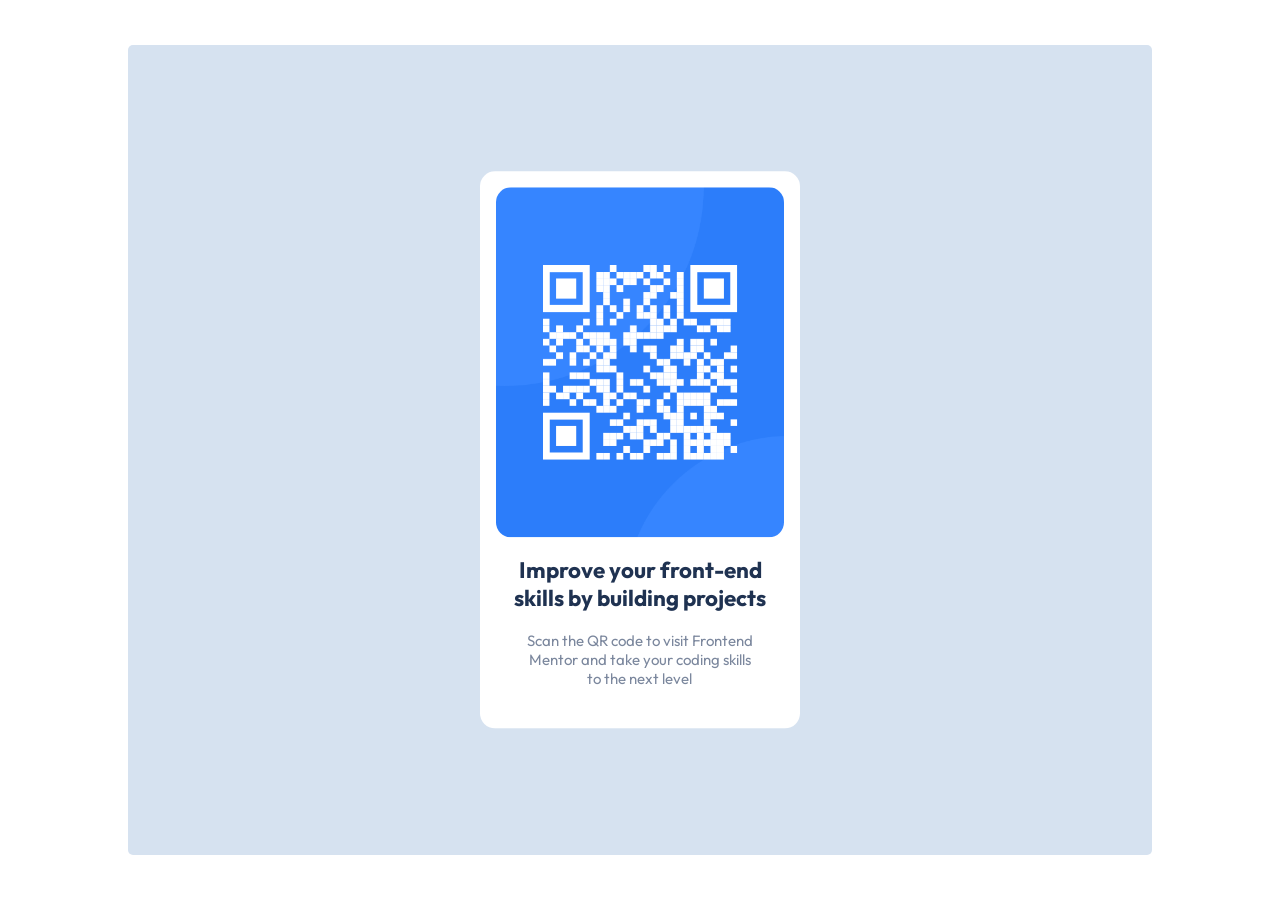
<file: QR-Code-Component/index.html>
<!DOCTYPE html>
<html lang="en">
  <head>
    <meta charset="UTF-8" />
    <meta http-equiv="X-UA-Compatible" content="IE=edge" />
    <meta name="viewport" content="width=device-width, initial-scale=1.0" />
    <link
      rel="shortcut icon"
      href="./images/favicon-32x32.png"
      type="image/x-icon"
    />
    <!-- Font Awesome Link -->
    <link
      rel="stylesheet"
      href="https://cdnjs.cloudflare.com/ajax/libs/font-awesome/6.1.1/css/all.min.css"
    />
    <!-- Style Sheet -->
    <link rel="stylesheet" href="./css/style.css" />
    <title>QR Code Component | FrontEndMentor</title>
  </head>
  <body>
    <section class="qr-code-component-area">
      <div class="qr-code-content">
        <img src="./images/image-qr-code.png" alt="" />
        <div class="qr-code-text">
          <h3>Improve your front-end skills by building projects</h3>
          <p>
            Scan the QR code to visit Frontend Mentor and take your coding
            skills to the next level
          </p>
        </div>
      </div>
    </section>

    <!-- Javascript Link -->
    <!-- <script src="./js/script.js"></script> -->
  </body>
</html>
</file>
<file: 3-Column-Preview-Card-Component/css/style.css>
@import url('https://fonts.googleapis.com/css2?family=Big+Shoulders+Display:wght@700&family=Lexend+Deca&display=swap');

*,
*::before,
*::after {
  box-sizing: border-box;
  margin: 0;
  text-decoration: none;
  list-style: none;
  /*
  Josh's Custom CSS Reset
  https://www.joshwcomeau.com/css/custom-css-reset/
*/
}

html {
  scroll-behavior: smooth;
}

/* Improve media defaults */
img,
picture,
svg {
  display: block;
  max-width: 100%;
}

/* Remove built-in form typography styles */
input,
button,
textarea,
select {
  font: inherit;
}

/* Create Custom Scroll-Bar */
::-webkit-scrollbar {
  width: 10px;
  background: #c5cadf;
}

::-webkit-scrollbar-thumb {
  background: #70768a;
  border-radius: 2em;
}

::-webkit-scrollbar-thumb:hover {
  background: #454f6b;
}

/* Custom Property */
:root {
  --bright-orange: hsl(31, 77%, 52%);
  --dark-cyan: hsl(184, 100%, 22%);
  --very-dark-cyan: hsl(179, 100%, 13%);
  --transparent-white: hsla(0, 0%, 100%, 0.75);
  --very-light-gray: hsl(0, 0%, 95%);
}

body {
  font-family: 'Big Shoulders Display', cursive;
  font-family: 'Lexend Deca', sans-serif;
  overflow-x: hidden;
}

/* Common CSS Classes */
.container {
  max-width: 1440px;
  width: 80%;
  margin-inline: auto;
}

/** 3-Column-Preview-Card */
.main-container {
  width: 100vw;
  min-height: 100vh;
  background-color: var(--very-light-gray);
  display: flex;
  justify-content: center;
  align-items: center;
}

.card-container {
  display: grid;
  grid-template-columns: 320px 320px 320px;
  justify-content: center;
  padding: 3rem 0;
}

.card {
  padding: 2.5rem 2.5rem 3.7rem;
}

.card-sedans h1,
.card-suvs h1,
.card-luxury h1 {
  font-family: 'Big Shoulders Display', cursive;
  color: var(--very-light-gray);
  padding: 2rem 0 1.8rem;
}

.card-sedans p,
.card-suvs p,
.card-luxury p {
  color: var(--transparent-white);
  font-size: 15px;
  line-height: 26px;
  padding-bottom: 5rem;
  width: 90%;
}

.btn {
  /* display: inline-block; */
  /*? Why this cause hover effect hight problem? */
  background-color: var(--very-light-gray);
  padding: 0.8rem 1.5rem;
  border-radius: 30px;
  text-align: center;
  transition: 0.3s ease;
}

.btn.btn-sedans {
  color: var(--bright-orange);
}

.btn.btn-suvs {
  color: var(--dark-cyan);
}

.btn.btn-luxury {
  color: var(--very-dark-cyan);
}

.btn.btn-sedans:hover,
.btn.btn-suvs:hover,
.btn.btn.btn-luxury:hover {
  background-color: transparent;
  color: var(--very-light-gray);
  border: 2px solid var(--very-light-gray);
}

.card-sedans {
  background-color: var(--bright-orange);
  border-radius: 8px 0 0 8px;
}

.card-suvs {
  background-color: var(--dark-cyan);
}

.card-luxury {
  background-color: var(--very-dark-cyan);
  border-radius: 0 8px 8px 0;
}
</file>
<file: 3-Column-Preview-Card-Component/css/media-query.css>
@media (max-width: 576px) {
  /** 3-Column-Preview-Card */

  .card-container {
    grid-template-columns: 320px;
  }

  .card-sedans {
    background-color: var(--bright-orange);
    border-radius: 8px 8px 0 0;
  }

  .card-luxury {
    background-color: var(--very-dark-cyan);
    border-radius: 0 0 8px 8px;
  }
}
</file>
<file: Advice-Generator-App/css/style.css>
@import url('https://fonts.googleapis.com/css2?family=Manrope:wght@800&display=swap');

*,
*::before,
*::after {
  box-sizing: border-box;
  margin: 0;
  text-decoration: none;
  list-style: none;
  /*
  Josh's Custom CSS Reset
  https://www.joshwcomeau.com/css/custom-css-reset/
*/
}

html {
  scroll-behavior: smooth;
}

/* Improve media defaults */
img,
picture,
svg {
  display: block;
  max-width: 100%;
}

/* Remove built-in form typography styles */
input,
button,
textarea,
select {
  font: inherit;
}

/* Create Custom Scroll-Bar */
::-webkit-scrollbar {
  width: 10px;
  background: #c5cadf;
}

::-webkit-scrollbar-thumb {
  background: #70768a;
  border-radius: 2em;
}

::-webkit-scrollbar-thumb:hover {
  background: #454f6b;
}

/* CSS Custom Properties */
:root {
  /* Colors */
  --light-cyan: hsl(193, 38%, 86%);
  --neon-green: hsl(150, 100%, 66%);
  --grayish-blue: hsl(217, 19%, 38%);
  --dark-grayish: hsl(217, 19%, 24%);
  --dark-blue: hsl(218, 23%, 16%);
}

body {
  font-family: 'Manrope', sans-serif;
  height: 100vh;
  display: flex;
  justify-content: center;
  align-items: center;
  background-color: var(--dark-blue);
}

/* Common CSS Classes */
.container {
  max-width: 1440px;
  width: 80%;
  margin-inline: auto;
}

/* Advice Card */
.advice-card {
  background-color: var(--dark-grayish);
  border-radius: 12px;
  text-align: center;
  padding: 1.6rem;
  max-width: 380px;
  position: relative;
}

.advice-card small {
  color: var(--neon-green);
  font-size: 9px;
  letter-spacing: 2px;
}

.advice-card #quote {
  padding: 1.5rem 0;
  color: var(--light-cyan);
  font-size: 20px;
  line-height: 30px;
}

.divider {
  background-color: transparent;
  margin-bottom: 2.5rem;
}

a.icon-dice {
  display: inline-block;
  background-color: var(--neon-green);
  padding: 0.9rem;
  border-radius: 50%;
  position: absolute;
  left: 50%;
  top: 100%;
  transform: translate(-50%, -100%);
  margin-top: 1.5rem;
  transition: 0.35s ease;
}

a.icon-dice:hover {
  /* background-image: linear-gradient(to right, #43e97b 0%, #38f9d7 100%); */
  box-shadow: #43e97b 0px 5px 30px 8px;
}
</file>
<file: Advice-Generator-App/css/media-query.css>
@media (max-width: 576px) {
  .advice-card {
    max-width: 350px;
  }
}
</file>
<file: Four-Card-Feature-Section/css/style.css>
@import url('https://fonts.googleapis.com/css2?family=Poppins:wght@200;400;600&display=swap');

*,
*::before,
*::after {
  box-sizing: border-box;
  margin: 0;
  text-decoration: none;
  list-style: none;
  /*
  Josh's Custom CSS Reset
  https://www.joshwcomeau.com/css/custom-css-reset/
*/
}

html {
  scroll-behavior: smooth;
}

/* Improve media defaults */
img,
picture,
svg {
  display: block;
  max-width: 100%;
}

/* Remove built-in form typography styles */
input,
button,
textarea,
select {
  font: inherit;
}

/* Create Custom Scroll-Bar */
::-webkit-scrollbar {
  width: 10px;
  background: #c5cadf;
}

::-webkit-scrollbar-thumb {
  background: #70768a;
  border-radius: 2em;
}

::-webkit-scrollbar-thumb:hover {
  background: #454f6b;
}

:root {
  --red: hsl(0, 78%, 62%);
  --cyan: hsl(180, 62%, 55%);
  --orange: hsl(34, 97%, 64%);
  --blue: hsl(212, 86%, 64%);
  --very-dark-blue: hsl(234, 12%, 34%);
  --grayish-blue: hsl(229, 6%, 66%);
  --very-light-blue: hsl(0, 0%, 98%);
}

body {
  font-family: 'Poppins', sans-serif;
}

/* Common CSS Classes */
.container {
  max-width: 1440px;
  width: 80%;
  margin-inline: auto;
}

/** Four Card Feature Section */
.main-container {
  background-color: var(--very-light-blue);
}

.card-feature-container {
  min-height: 100vh;
  padding: 5rem 0;
}

.heading-info {
  text-align: center;
  padding-bottom: 5rem;
}

.heading-info h1:nth-child(1) {
  font-weight: 200;
  color: var(--very-dark-blue);
}

.heading-info h1:nth-child(2) {
  color: var(--very-dark-blue);
  font-weight: 600;
}

.heading-info > p {
  width: 45%;
  margin-inline: auto;
  color: var(--grayish-blue);
  line-height: 26px;
  font-size: 15px;
  padding: 1rem 0 0;
}

/* Card Container */
.card-container {
  display: grid;
  grid-template-columns: repeat(3, 1fr);
  grid-template-rows: repeat(4, 1fr);
  grid-template-areas:
    '. team .'
    'supervisor team calculator'
    'supervisor karma calculator'
    '. karma .';
  gap: 2rem;
}

.card {
  background-color: #fff;
  padding: 2rem;
  border-radius: 12px;
}

.card.supervisor {
  grid-area: supervisor;
  border-top: 5px solid var(--cyan);
  box-shadow: 0 10px 15px hsl(231, 16%, 91%);
}

.card.team {
  grid-area: team;
  border-top: 5px solid var(--red);
  box-shadow: 0 10px 15px hsl(231, 16%, 91%);
}

.card.karma {
  grid-area: karma;
  border-top: 5px solid var(--orange);
  box-shadow: 0 10px 15px hsl(231, 16%, 91%);
}

.card.calculator {
  grid-area: calculator;
  border-top: 5px solid var(--blue);
  box-shadow: 0 10px 15px hsl(231, 16%, 91%);
}

.card .card-info > h3 {
  color: var(--very-dark-blue);
  font-size: 20px;
}

.card .card-info > p {
  font-size: 13.6px;
  color: var(--grayish-blue);
  padding: 1rem 0 3rem;
}

.card > img {
  margin-left: auto;
}
</file>
<file: Four-Card-Feature-Section/css/media-query.css>
/** Media Query for Responsiveness */
@media (max-width: 768px) {
  .card-container {
    grid-template-columns: repeat(2, 1fr);
    grid-template-rows: repeat(2, 1fr);
    grid-template-areas:
      'supervisor team'
      'karma calculator';
  }
}

@media (max-width: 576px) {
  .heading-info h1:nth-child(1),
  .heading-info h1:nth-child(2) {
    font-size: 24px;
  }

  .heading-info > p {
    width: 100%;
  }

  .card-container {
    grid-template-columns: repeat(1, 1fr);
    grid-template-rows: repeat(4, 1fr);
    grid-template-areas:
      'supervisor'
      'team'
      'karma'
      'calculator';
  }
}
</file>
<file: Fylo-Data-Storage-Component/css/style.css>
@import url('https://fonts.googleapis.com/css2?family=Raleway:wght@400;500;700&display=swap');

*,
*::before,
*::after {
  box-sizing: border-box;
  margin: 0;
  text-decoration: none;
  list-style: none;
  /*
  Josh's Custom CSS Reset
  https://www.joshwcomeau.com/css/custom-css-reset/
*/
}

html {
  scroll-behavior: smooth;
}

/* Improve media defaults */
img,
picture,
svg {
  display: block;
  max-width: 100%;
}

/* Remove built-in form typography styles */
input,
button,
textarea,
select {
  font: inherit;
}

/* Create Custom Scroll-Bar */
::-webkit-scrollbar {
  width: 10px;
  background: #c5cadf;
}

::-webkit-scrollbar-thumb {
  background: #70768a;
  border-radius: 2em;
}

::-webkit-scrollbar-thumb:hover {
  background: #454f6b;
}

/* Custom CSS Property */
:root {
  /* Colors */
  --gradient: hsl(6, 100%, 80%) to hsl(335, 100%, 65%);
  --pale-blue: hsl(243, 100%, 93%);
  --grayish-blue: hsl(229, 7%, 55%);
  --dark-blue: hsl(228, 56%, 26%);
  --very-dark-blue: hsl(229, 57%, 11%);
}

body {
  font-family: 'Raleway', sans-serif;
  height: 100vh;
  background: url(../images/bg-desktop.png) no-repeat;
  background-position: bottom;
  background-size: cover;
  overflow-x: hidden;
  /* background-color: var(--very-dark-blue); */
  /* display: flex;
  justify-content: center;
  align-items: center; */
}

/* Common CSS Classes */
.container {
  max-width: 1440px;
  width: 80%;
  margin-inline: auto;
}

/* Data Storage Component */
.card-container {
  display: grid;
  grid-template-columns: 1fr 1.8fr;
  gap: 2rem;
  position: absolute;
  top: 50%;
  left: 50%;
  transform: translate(-50%, -50%);
}

.icon-card,
.storage-card {
  background-color: var(--dark-blue);
  border-radius: 10px;
}

/* icon-card */
.icon-card {
  min-width: 300px;
  padding: 2.5rem;
  padding-right: 7rem;
  border-top-right-radius: 100px;
}

.icon-card .icons {
  display: flex;
  gap: 1rem;
  padding-top: 2rem;
}

.icon-card .icons div {
  padding: 0.6rem;
  background-color: var(--very-dark-blue);
  border-radius: 10px;
  display: flex;
  align-items: center;
}

.icon-card .icons div:nth-child(1) {
  padding: 0.6rem 0.7rem;
}

.icon-card .icons div img {
  min-width: 100%;
}

/* storage-card */
.storage-card {
  padding: 2.5rem;
  min-width: 310px;
  max-height: 155px;
  align-self: end;
  position: relative;
}

.storage-card p {
  font-size: 14px;
  color: #bbbcc4;
  font-size: 15px;
}

.storage-card p span {
  color: var(--pale-blue);
  font-weight: bold;
}

.total-storage {
  position: relative;
  margin: 1rem 0 0.5rem;
  width: 100%;
  height: 1rem;
  border-radius: 10px;
  background-color: var(--very-dark-blue);
}

.total-storage .used-storage {
  position: absolute;
  left: 0;
  top: 50%;
  transform: translateY(-50%);
  width: 80%;
  height: 0.85rem;
  border-radius: 10px;
  background-image: linear-gradient(
    to right,
    hsl(6, 100%, 80%),
    hsl(335, 100%, 65%)
  );
  animation-name: used-storage;
  animation-duration: 5s;
  animation-iteration-count: 1;
  animation-timing-function: ease;
}

@keyframes used-storage {
  0% {
    background-image: linear-gradient(to right, hsl(6, 100%, 80%));
    width: 2%;
  }
  100% {
    background-image: linear-gradient(
      to right,

      hsl(335, 100%, 65%)
    );
    width: 80%;
  }
}

.total-storage .used-storage .white-circle-container {
  position: relative;
  width: 100%;
  height: 0.85rem;
}

.total-storage .used-storage .white-circle-container .white-circle {
  position: absolute;
  left: 99%;
  top: 50%;
  transform: translate(-99%, -50%);
  width: 10px;
  height: 10px;
  border-radius: 50%;
  background-color: #fff;
}

.storage-quantity {
  display: flex;
  justify-content: space-between;
  color: var(--pale-blue);
  font-weight: 500;
  margin-bottom: 10px;
}

/** Storage Left */
.storage-left {
  display: none;
}

/** Storage Remain */

/* CSS talk bubble */
.storage-remain {
  position: absolute;
  top: -6rem;
  right: 0;
}

.talk-bubble {
  margin: 40px;
  display: inline-block;
  position: relative;
  max-width: 200px;
  height: auto;
  background-color: white;
  border-radius: 10px 10px 0 10px;
}

.tri-right.btm-right:after {
  content: ' ';
  position: absolute;
  width: 0;
  height: 0;
  left: auto;
  right: 0px;
  bottom: -20px;
  border: 12px solid;
  border-color: white white transparent transparent;
}

/* talk bubble contents */
.talktext {
  padding: 1rem 1.5rem;
  display: flex;
  justify-content: center;
  align-items: center;
  gap: 0.7rem;
}

.storage-remain h1 {
  font-size: 2.5rem;
}

.storage-remain p {
  font-size: 14px;
  font-weight: bold;
}
</file>
<file: Fylo-Data-Storage-Component/css/media-query.css>
@media (max-width: 576px) {
  .card-container {
    min-width: 80%;
    grid-template-columns: 1fr;
    gap: 1.5rem;
  }

  .storage-card > p {
    font-size: 14px;
    text-align: center;
  }

  /* Storage Left */
  .storage-left {
    display: block;
    background-color: #fff;
    border-radius: 10px;
    width: 45%;
    margin-inline: auto;
    padding: 0.8rem;
    display: flex;
    justify-content: center;
    align-items: center;
    gap: 0.7rem;
    position: absolute;
    left: 50%;
    bottom: -18%;
    transform: translateX(-50%);
  }

  .storage-left h1 {
    font-size: 2rem;
  }

  .storage-left p {
    font-size: 13.6px;
    font-weight: bold;
  }

  /* Storage Remain */
  .storage-remain {
    display: none;
  }
}
</file>
<file: Fylo-Landing-Page-With-Two-Column-Layout/css/style.css>
@import url('https://fonts.googleapis.com/css2?family=Open+Sans:wght@400;500&family=Raleway:wght@400;500;600;700&display=swap');

*,
*::before,
*::after {
  box-sizing: border-box;
  margin: 0;
  text-decoration: none;
  list-style: none;
  /*
  Josh's Custom CSS Reset
  https://www.joshwcomeau.com/css/custom-css-reset/
*/
}

html {
  scroll-behavior: smooth;
}

/* Improve media defaults */
img,
picture,
svg {
  display: block;
  max-width: 100%;
}

/* Remove built-in form typography styles */
input,
button,
textarea,
select {
  font: inherit;
}

/* Create Custom Scroll-Bar */
::-webkit-scrollbar {
  width: 10px;
  background: #c5cadf;
}

::-webkit-scrollbar-thumb {
  background: #70768a;
  border-radius: 2em;
}

::-webkit-scrollbar-thumb:hover {
  background: #454f6b;
}

/* CSS Custom Property */
:root {
  /* Background */
  --bg-white: #fff;

  /* Color */
  --very-dark-blue: hsl(243, 87%, 12%);
  --desaturated-blue: hsl(238, 22%, 44%);
  --bright-blue: hsl(224, 93%, 58%);
  --moderate-cyan: hsl(170, 45%, 43%);
  --light-grayish-blue: hsl(240, 75%, 98%);
  --light-gray: hsl(0, 0%, 75%);

  /* Typography */
  --primary-font: 'Raleway', sans-serif;
  --secondary-font: 'Open Sans', sans-serif;
  --text-white: #fff;
}

h1,
h2,
h3,
header,
nav {
  font-family: var(--primary-font);
}

body {
  font-family: var(--secondary-font);
}

/* Common CSS Classes */
.container {
  max-width: 1440px;
  width: 85%;
  margin-inline: auto;
}

.main-btn {
  background-color: var(--bright-blue);
  color: var(--text-white);
  border: 0;
  padding: 0.7rem 2.5rem;
  border-radius: 3px;
  font-size: 14px;
  font-weight: 500;
  cursor: pointer;
  transition: 0.3s ease;
}

.main-btn:hover {
  background-color: #6b91fa;
}

/* Header */
header {
  min-height: fit-content;
  padding-bottom: 10rem;
}

/* Navbar */
nav {
  display: flex;
  justify-content: space-between;
  align-items: center;
  padding: 3rem 0 5rem;
}

nav .navbar-menu a {
  padding-left: 2.5rem;
  font-weight: 500;
  color: var(--very-dark-blue);
}

nav .navbar-menu a:first-child {
  padding-left: 0;
}

.showcase-content {
  display: flex;
  justify-content: space-between;
  align-items: center;
  gap: 2rem;
}

.showcase-info h1 {
  font-size: 2.5rem;
  line-height: 3.5rem;
  font-weight: 700;
  color: var(--very-dark-blue);
}

.showcase-info p {
  color: var(--very-dark-blue);
  font-family: var(--primary-font);
  font-weight: 500;
  line-height: 1.5rem;
  padding: 1rem 0 1.5rem;
  width: 90%;
}

.showcase-info form {
  position: relative;
}

.showcase-info form input[type='email'] {
  width: 50%;
  padding: 0.6rem 0.7rem;
  margin-right: 0.5rem;
  font-size: 14px;
  font-weight: 500;
  border: 1px solid var(--very-dark-blue);
  border-radius: 3px;
  opacity: 0.5;
}

/* Error Message */

small.error-message {
  color: red;
  font-size: 12px;
}

/* Testimonial Section */
.testimonial-wrapper {
  min-height: fit-content;
  padding: 7rem 0 5rem;
  background-color: var(--light-grayish-blue);
  background: url(../images/bg-curve-desktop.svg) no-repeat;
  background-position: top center;
  background-size: cover;
}

.testimonial-content {
  display: flex;
  justify-content: space-between;
  align-items: center;
  gap: 2rem;
}

.testimonial-info h1 {
  font-size: 2.3rem;
  line-height: 3rem;
  font-weight: 700;
  color: var(--very-dark-blue);
}

.testimonial-info > p {
  color: var(--very-dark-blue);
  font-weight: 500;
  line-height: 1.5rem;
  width: 90%;
}

.testimonial-info > p:nth-child(2) {
  padding: 1.6rem 0 1rem;
}

.testimonial-info > p:nth-child(3) {
  padding-bottom: 1rem;
}

.testimonial-info a {
  display: inline-block;
  color: var(--moderate-cyan);
  font-size: 17px;
  font-weight: 500;
  padding-bottom: 5px;
  border-bottom: 1px solid var(--moderate-cyan);
  transition: 0.3s ease;
}

.testimonial-info a i {
  font-size: 14px;
  margin-left: 5px;
  transition: 0.3s ease;
}

.testimonial-info a:hover i {
  transform: translateX(5px);
}

/* testimonial-card */
.testimonial-card {
  margin-top: 3rem;
  background-color: var(--bg-white);
  border-radius: 8px;
  padding: 2rem;
  max-width: 60%;
}

.testimonial-card > img {
  width: 20px;
}

.testimonial-card > p {
  color: var(--very-dark-blue);
  font-family: var(--primary-font);
  font-weight: 500;
  line-height: 1.5rem;
  padding: 1rem 0;
}

.testimonial-card .user-info {
  display: flex;
  align-items: center;
  gap: 0.8rem;
}

.user-info img {
  width: 35px;
  height: 35px;
  border-radius: 50%;
}

.user-name-designation h5 {
  font-size: 700;
  padding-bottom: 2px;
}

.user-name-designation p {
  font-size: 12px;
  color: var(--very-dark-blue);
  font-weight: 500;
}

/* Sign Up Section  */
.sign-up-wrapper {
  padding: 5rem 0;
  background-color: var(--desaturated-blue);
  color: var(--text-white);
}

.sign-up-content {
  display: flex;
  align-items: flex-start;
  gap: 3rem;
}

.sign-up-info,
.sign-up-form {
  flex: 1;
}

.sign-up-info h3 {
  font-size: 1.6rem;
}

.sign-up-info p {
  width: 80%;
  padding-top: 1.5rem;
  line-height: 1.5rem;
  color: var(--light-grayish-blue);
}

.sign-up-form {
  width: 100%;
  position: relative;
}

.sign-up-form input[type='email'] {
  display: block;
  width: 70%;
  padding: 0.8rem 0.7rem;
  margin-bottom: 2.5rem;
  font-size: 12px;
  font-weight: 500;
  background-color: var(--bg-white);
  border: 1px solid var(--very-dark-blue);
  border-radius: 3px;
  outline: none;
}

/* Error Message */
.sign-up-form span.error-text {
  display: none;
}

.sign-up-form span.error-message {
  display: block;
  color: var(--text-white);
  font-size: 12px;
  position: absolute;
  top: 45px;
  left: 0;
}

/* Footer  */
footer {
  background-color: var(--very-dark-blue);
  padding: 5rem 0;
}

.footer-logo img {
  max-width: 130px;
}

.footer-content {
  color: var(--light-grayish-blue);
  padding-top: 1.5rem;
  display: grid;
  /* grid-template-columns: repeat(auto-fit, minmax(270px, 1fr)); */
  /** INFO: don't need this line in this footer. Set number of column within media-query.css file */
  align-items: start;
  gap: 1.8rem;
}

.contact-info img {
  max-width: 15px;
}

.contact-info p {
  font-size: 13.675px;
}

.phone,
.email {
  display: flex;
  gap: 1rem;
  align-items: center;
}

.phone {
  padding-bottom: 0.8rem;
}

.different-link {
  display: flex;
  flex-direction: column;
  gap: 1rem;
}

.different-link {
  justify-self: center;
}

.different-link a {
  color: var(--light-grayish-blue);
  font-size: 15px;
  transition: 0.3s ease;
}

.different-link a:hover {
  color: var(--desaturated-blue);
}

.social-icon a {
  border: 1px solid var(--bg-white);
  border-radius: 50%;
  padding: 4px 7px;
  margin-right: 10px;
  background-color: transparent;
  transition: 0.3s ease;
}

.social-icon a i {
  color: var(--text-white);
  font-size: 13px;
  transition: 0.3s ease;
}

.social-icon a:hover {
  border: 1px solid var(--bright-blue);
}

.social-icon a:hover i {
  color: var(--pink);
}
</file>
<file: Fylo-Landing-Page-With-Two-Column-Layout/css/media-query.css>
@media (max-width: 1420px) {
  /** Showcase */
  .showcase-info h1,
  .testimonial-info h1 {
    font-size: 2.1rem;
    line-height: 2.7rem;
  }

  /* testimonial card */
  .testimonial-card {
    max-width: 80%;
  }
}

@media (max-width: 991px) {
  /** Showcase */
  .showcase-content {
    flex-direction: column;
    gap: 3rem;
  }

  .showcase-info h1 {
    font-size: 2.1rem;
    line-height: 2.7rem;
  }

  /** Testimonial Section */
  .testimonial-content {
    flex-direction: column;
    gap: 5rem;
  }

  /* testimonial card */
  .testimonial-card {
    max-width: 60%;
  }
}

@media (min-width: 1101px) {
  /** Footer */
  .footer-content {
    padding-top: 2rem;
    grid-template-columns: 1fr 1fr 1fr 1fr;
    gap: 3rem;
  }
}

@media (min-width: 850px) and (max-width: 991px) {
  /** Showcase */
  .showcase-content {
    align-items: flex-start;
  }

  .showcase-info {
    width: 80%;
  }
}

@media (min-width: 767px) and (max-width: 991px) {
  .showcase-img img,
  .testimonial-img img {
    padding: 0 4rem;
  }
}

@media (min-width: 768px) and (max-width: 1100px) {
  /** Footer */
  .footer-content {
    grid-template-columns: 1fr 1fr 1fr;
  }

  .social-icon {
    grid-column: 1 / -1;
    grid-row: 2 / 3;
    justify-self: center;
    margin-top: 1rem;
  }
}

@media (max-width: 767px) {
  /* Sign Up Section */
  .sign-up-form input[type='email'] {
    width: 100%;
    margin-inline: auto;
    margin-bottom: 2rem;
  }

  .sign-up-btn {
    display: block;
    width: 100%;
    margin-inline: auto;
  }

  /* Footer */
  .footer-content {
    grid-template-columns: 1fr 1fr;
  }

  .different-link {
    justify-self: start;
  }
}

@media (max-width: 576px) {
  /** Navbar */
  nav .logo {
    max-width: 85px;
  }

  nav .navbar-menu a {
    padding-left: 1.5rem;
    font-size: 13.67px;
  }

  /** Showcase */
  .showcase-content {
    flex-direction: column-reverse;
    gap: 2.5rem;
    text-align: center;
  }

  .showcase-info h1 {
    font-size: 1.5rem;
    line-height: 2.5rem;
  }

  .showcase-info p {
    font-size: 15px;
    width: 100%;
  }

  .showcase-info form input[type='email'] {
    width: 100%;
    padding: 0.7rem 0.7rem;
    margin-bottom: 1rem;
    font-size: 12px;
  }

  .main-btn {
    width: 100%;
    margin-top: 0.8rem;
  }

  small.error-message {
    position: absolute;
    bottom: 50px;
    left: 0;
  }

  /** Testimonial Section */
  .testimonial-content {
    flex-direction: column-reverse;
  }

  .testimonial-info h1 {
    font-size: 1.1rem;
    line-height: 2.5rem;
    text-align: center;
  }

  .testimonial-info > p {
    width: 100%;
    font-size: 14px;
  }

  .testimonial-info > p:nth-child(3) {
    padding-bottom: 2.5rem;
  }

  .testimonial-info a {
    display: block;
    font-size: 15px;
    max-width: fit-content;
    margin-inline: auto;
  }

  .testimonial-info a i {
    font-size: 13px;
  }

  /* testimonial card */
  .testimonial-card {
    max-width: 95%;
    margin-inline: auto;
  }

  .testimonial-card > p {
    font-size: 13px;
  }

  /** Sign Up Section  */
  .sign-up-content {
    flex-direction: column;
    text-align: center;
  }

  .sign-up-info h3 {
    font-size: 1.1rem;
  }

  .sign-up-info p {
    width: 100%;
    font-size: 15px;
  }

  .sign-up-form input[type='email'] {
    width: 90%;
  }

  .sign-up-btn {
    display: block;
    width: 90%;
    margin-inline: auto;
  }

  .sign-up-form span.error-message {
    width: 90%;
  }

  /** Footer */
  .footer-content {
    padding-top: 2rem;
    grid-template-columns: 1fr;
    gap: 2.5rem;
  }

  .social-icon {
    display: flex;
    justify-content: center;
  }
}
</file>
<file: GitHub-User-Search-App/css/style.css>
*,
*::before,
*::after {
  box-sizing: border-box;
  margin: 0;
  text-decoration: none;
  list-style: none;
  /*
  Josh's Custom CSS Reset
  https://www.joshwcomeau.com/css/custom-css-reset/
*/
}

a {
  text-decoration: none;
  text-overflow: hidden;
}

html {
  scroll-behavior: smooth;
}

/* Improve media defaults */
img,
picture,
svg {
  display: block;
  max-width: 100%;
}

/* Remove built-in form typography styles */
input,
button,
textarea,
select {
  font: inherit;
}

/* Create Custom Scroll-Bar */
::-webkit-scrollbar {
  width: 10px;
  background: #c5cadf;
}

::-webkit-scrollbar-thumb {
  background: #70768a;
  border-radius: 2em;
}

::-webkit-scrollbar-thumb:hover {
  background: #454f6b;
}

/* CSS Custom Property */
:root {
  --dark-mode-elements: #1e2a47;
  --dark-mode-bg: #141d2f;
  --light-mode-text: hsl(200, 15%, 8%);
  --light-mode-input: hsl(0, 0%, 52%);
  --light-mode-background: hsl(0, 0%, 98%);
  --white: hsl(0, 0%, 100%);
}

body {
  background-color: var(--dark-mode-bg);
  color: var(--white);
  transition: 0.182s;
}

/* Common CSS Classes */

/* Search GitHub User Profile */

#search-field {
  background-color: var(--dark-mode-elements);
  color: var(--white);
}

/* Display User Info */
.user-profile-picture {
  max-width: 100px;
  border: 5px solid #256d85;
  border-radius: 50%;
}

.user-info a {
  color: var(--white);
}

a.user-profile-link {
  color: #8fe3cf;
}

.user-info {
  background-color: var(--dark-mode-elements);
}

.user-inner-info {
  background-color: var(--dark-mode-bg);
  border-radius: 10px;
  text-align: center;
  padding: 1rem;
}

/* Repos */
.repo {
  background-color: #212a72;
  font-size: 0.7rem;
  padding: 0.2rem 0.5rem;
  margin-right: 0.5rem;
  margin-bottom: 0.5rem;
  display: inline-block;
  border-radius: 3px;
}

/* Media Query */

@media (max-width: 600px) {
  .search-user,
  .user-info {
    width: 95% !important;
  }
}

@media (min-width: 601px) and (max-width: 767px) {
  .search-user,
  .user-info {
    width: 90% !important;
  }
}

@media (min-width: 768px) and (max-width: 991px) {
  .search-user,
  .user-info {
    width: 70% !important;
  }
}

@media (min-width: 1300px) {
  .search-user,
  .user-info {
    max-width: 40% !important;
  }
}
</file>
<file: Huddle Landing Page With a Single Introductory Section/css/style.css>
@import url('https://fonts.googleapis.com/css2?family=Open+Sans:wght@600&family=Poppins:wght@400;600&display=swap');

*,
*::before,
*::after {
  box-sizing: border-box;
  margin: 0;
  text-decoration: none;
  list-style: none;
  /*
  Josh's Custom CSS Reset
  https://www.joshwcomeau.com/css/custom-css-reset/
*/
}

html {
  scroll-behavior: smooth;
}

/* Improve media defaults */
img,
picture,
svg {
  display: block;
  max-width: 100%;
}

/* Remove built-in form typography styles */
input,
button,
textarea,
select {
  font: inherit;
}

/* Create Custom Scroll-Bar */
::-webkit-scrollbar {
  width: 10px;
  background: #c5cadf;
}

::-webkit-scrollbar-thumb {
  background: #70768a;
  border-radius: 2em;
}

::-webkit-scrollbar-thumb:hover {
  background: #454f6b;
}

/* Custom Property */
:root {
  --violet: hsl(257, 40%, 49%);
  --soft-magenta: hsl(300, 69%, 71%);
  --white: #fff;
}

body {
  font-family: 'Open Sans', sans-serif;
  font-family: 'Poppins', sans-serif;
  width: 100vw;
  height: 100vh;
  background: var(--violet) url(../images/bg-desktop.svg) no-repeat;
  background-position: center center;
  background-size: cover;
  overflow-x: hidden;
}

/* Common CSS Classes */
.container {
  max-width: 1440px;
  width: 85%;
  margin-inline: auto;
}

/** Introductory Section */
header {
  width: 100vw;
  height: 100vh;
  /* background: var(--violet) url(../images/bg-desktop.svg) no-repeat;
  background-position: center center;
  background-size: cover; */
  position: relative;
}

nav > img {
  padding: 2.5rem 0 4rem;
  width: 220px;
}

.header-content {
  display: flex;
  align-items: start;
  gap: 4rem;
}

.header-img {
  width: 55%;
}

.header-img > img {
  width: 100%;
  height: 100%;
  object-fit: cover;
}

.header-text {
  width: 45%;
  padding-top: 3rem;
}

.header-text h1 {
  color: var(--white);
  font-size: 40px;
  font-weight: 600;
  line-height: 30px;
}

.header-text p {
  font-family: 'Open Sans', sans-serif;
  color: #e6e6e6;
  font-weight: 400;
  padding: 2rem 0;
  line-height: 26px;
}

a.btn {
  font-family: 'Open Sans', sans-serif;
  display: inline-block;
  background-color: var(--white);
  padding: 0.75rem 3rem;
  border-radius: 30px;
  transition: 0.3s ease;
}

a.btn:hover {
  background-color: var(--soft-magenta);
  color: var(--white);
}

.social-icons {
  display: flex;
  justify-content: end;
  gap: 1rem;
  position: absolute;
  right: 5rem;
  bottom: 2.1rem;
}

.social-icons a {
  background-color: transparent;
  border: 2px solid var(--white);
  border-radius: 50%;
  padding: 4px 7px;
  transition: 0.3s ease;
}

.social-icons a:hover {
  border: 2px solid var(--soft-magenta);
}

.social-icons a i {
  color: var(--white);
}

.social-icons a:hover i {
  color: var(--soft-magenta);
}
</file>
<file: Huddle Landing Page With a Single Introductory Section/css/media-query.css>
@media (max-width: 576px) {
  body {
    width: 100vw;
    height: 100vh;
    background: var(--violet) url(../images/bg-mobile.svg) no-repeat;
    background-position: center center;
    background-size: cover;
  }

  header {
    width: 100vw;
    height: 100vh;
    /* background: var(--violet) url(../images/bg-mobile.svg) no-repeat;
    background-position: center center;
    background-size: cover; */
    position: relative;
  }

  nav > img {
    padding: 2rem 0 3rem;
    width: 150px;
  }

  .header-content {
    flex-direction: column;
  }

  .header-img {
    width: 100%;
  }

  .header-text {
    width: 100%;
    padding-top: 0;
    text-align: center;
  }

  .header-text h1 {
    font-size: 28px;
    line-height: 20px;
  }

  .header-text p {
    font-size: 15px;
    padding: 1.4rem 0;
  }

  a.btn {
    padding: 0.7rem 5rem;
    font-size: 15px;
  }

  .social-icons {
    right: 50%;
    transform: translateX(50%);
    justify-content: center;
  }
}
</file>
<file: Huddle-Landing-Page-With-Alternating-Feature-Blocks-Master/css/style.css>
@import url('https://fonts.googleapis.com/css2?family=Open+Sans:wght@400;500;600;700&family=Poppins:wght@600&display=swap');

*,
*::before,
*::after {
  box-sizing: border-box;
  margin: 0;
  text-decoration: none;
  list-style: none;
  /*
  Josh's Custom CSS Reset
  https://www.joshwcomeau.com/css/custom-css-reset/
*/
}

html {
  scroll-behavior: smooth;
}

/* Improve media defaults */
img,
picture,
svg {
  display: block;
  max-width: 100%;
}

/* Remove built-in form typography styles */
input,
button,
textarea,
select {
  font: inherit;
}

/* Create Custom Scroll-Bar */
::-webkit-scrollbar {
  width: 10px;
  background: #c5cadf;
}

::-webkit-scrollbar-thumb {
  background: #70768a;
  border-radius: 2em;
}

::-webkit-scrollbar-thumb:hover {
  background: #454f6b;
}

/* CSS Custom Property */
:root {
  /* Background-Color */
  --bg-white: #fff;

  /* Color */
  --pink: hsl(322, 100%, 66%);
  --very-pale-cyan: hsl(193, 100%, 96%);
  --very-dark-cyan: hsl(192, 100%, 9%);
  --grayish-blue: hsl(208, 11%, 55%);

  /* Typography */
  --primary-font: 'Poppins', sans-serif;
  --secondary-font: 'Open Sans', sans-serif;
  --text-white: #fff;
}

body {
  font-family: var(--secondary-font);
}

h1,
h2,
h3 {
  font-family: var(--primary-font);
}

/* Common CSS Classes */
.container {
  max-width: 1440px;
  width: 85%;
  margin-inline: auto;
}

.main-btn {
  display: inline-block;
  color: var(--text-white);
  background-color: var(--pink);
  padding: 1rem 3.2rem;
  border-radius: 30px;
  font-size: 14px;
  font-weight: 600;
  transition: 0.3s ease;
}

.main-btn:hover {
  background-color: #ff99da;
}

/* Header */
header {
  min-height: 100vh;
  background: url(../images/bg-hero-desktop.svg) no-repeat;
  background-color: var(--very-pale-cyan);
  background-position: center center;
  background-size: cover;
}

nav {
  display: flex;
  justify-content: space-between;
  align-items: center;
  padding: 2.5rem 0;
}

nav .logo {
  max-width: 100%;
  height: auto;
}

nav a.nav-btn {
  color: var(--very-dark-cyan);
  font-weight: bold;
  background-color: var(--bg-white);
  padding: 0.8rem 3.1rem;
  border-radius: 30px;
  transition: 0.3s ease;
}

nav a.nav-btn:hover {
  color: #999999;
}

.showcase-wrapper {
  height: 100%;
  display: flex;
  justify-content: space-between;
  align-items: center;
  gap: 2rem;
  padding: 4rem 0 1.5rem;
}

.showcase-content h1 {
  font-size: 3.5rem;
  font-weight: 600;
  line-height: 50px;
  color: var(--very-dark-cyan);
}

.showcase-content p {
  color: var(--very-dark-cyan);
  font-weight: 600;
  padding: 2rem 0 2rem;
  line-height: 26px;
  width: 90%;
}

.showcase-img img {
  height: 100%;
}

/* Main Section */
.main-container {
  padding: 10rem 0 0;
}

.main-container .card {
  display: flex;
  justify-content: space-between;
  align-items: center;
  gap: 8rem;
  padding: 3rem 2rem 3rem 8rem;
  margin-bottom: 2rem;
  border-radius: 16px;
  box-shadow: rgba(0, 0, 0, 0.1) 0px 4px 12px;
}

.card h2 {
  font-size: 2rem;
  font-weight: 600;
  color: var(--very-dark-cyan);
}

.card p {
  color: var(--grayish-blue);
  line-height: 30px;
  padding-top: 1rem;
}

.card-1 p,
.card-3 p {
  width: 90%;
}

/* Community Card */
.community-card {
  position: relative;
  max-width: 60%;
  margin-inline: auto;
  text-align: center;
  padding: 3rem 4rem 2rem;
  margin-top: 8rem;
  border-radius: 16px;
  box-shadow: rgba(0, 0, 0, 0.1) 0px 4px 12px;
  background-color: var(--bg-white);
  margin-bottom: -5rem;
}

.community-card h2 {
  color: var(--very-dark-cyan);
  font-weight: 600;
  font-size: 1.8rem;
  padding-bottom: 1.3rem;
}

/* Footer */
footer {
  color: var(--text-white);
  background-color: var(--very-dark-cyan);
}

.footer-wrapper {
  padding: 10rem 0 3rem;
}

.footer-content {
  display: grid;
  grid-template-columns: repeat(auto-fit, minmax(290px, 1fr));
  gap: 1rem;
  padding-top: 2rem;
}

.location,
.phone,
.email {
  display: flex;
  gap: 1rem;
  align-items: flex-start;
  padding-bottom: 1.2rem;
}

.location img {
  margin-top: 5px;
}

.phone img,
.email img {
  margin-top: 3px;
}

.location p,
.phone p,
.email p {
  font-size: 13.6px;
  line-height: 1.4rem;
}

.different-link {
  justify-self: center;
}

.different-link p {
  padding-bottom: 1rem;
}

.social-icon a {
  border: 1px solid var(--bg-white);
  border-radius: 50%;
  padding: 4px 7px;
  margin-right: 10px;
  background-color: transparent;
  transition: 0.3s ease;
}

.social-icon a i {
  color: var(--text-white);
  font-size: 13px;
  transition: 0.3s ease;
}

.social-icon a:hover {
  border: 1px solid var(--pink);
}

.social-icon a:hover i {
  color: var(--pink);
}

.social-icon-and-copyright {
  display: flex;
  flex-direction: column;
  justify-content: space-between;
  gap: 1.5rem;
}

.social-icon-and-copyright small {
  font-size: 12px;
}
</file>
<file: Huddle-Landing-Page-With-Alternating-Feature-Blocks-Master/css/media-query.css>
@media (max-width: 1340px) {
  /** Header */
  .showcase-wrapper {
    gap: 2rem;
  }

  .showcase-content h1 {
    font-size: 2.55rem;
    line-height: 32px;
  }

  .showcase-content p {
    padding: 2.2rem 0 2.2rem;
    width: 90%;
  }

  /** Main Section */
  .main-container .card {
    gap: 5rem;
    padding: 3rem 2.5rem 3rem 5rem;
  }

  .card h2 {
    font-size: 1.8rem;
  }

  .card-1 p,
  .card-3 p {
    width: 95%;
  }
}

@media (max-width: 1200px) {
  /** Main Section */
  .main-container .card {
    gap: 2rem;
    padding: 2.5rem;
  }

  .card h2 {
    font-size: 1.7rem;
  }

  .card-2 .card-text {
    padding-left: 1rem;
  }

  /** Community Card */
  .community-card {
    max-width: 85%;
    padding: 3rem 1.5rem 2rem;
  }
}

@media (max-width: 991px) {
  /** Header */
  .showcase-wrapper {
    flex-direction: column;
    gap: 3rem;

    padding: 3rem 0 2rem;
  }

  .showcase-content h1 {
    font-size: 2.8rem;
    line-height: 32px;
  }

  .showcase-content p {
    padding: 2.2rem 0 2.2rem;
    width: 90%;
  }

  /** Main Section */
  .main-container .card {
    gap: 2rem;
    padding: 2.5rem 2rem;
  }

  .card h2 {
    font-size: 1.7rem;
  }
}

@media (max-width: 767px) {
  /** Main Section */
  .card h2 {
    font-size: 1.6rem;
    line-height: 32px;
  }

  /** Community Card */
  .community-card {
    max-width: 100%;
    padding: 3rem 1rem 2rem;
  }
}

@media (min-width: 577px) and (max-width: 1425px) {
  /** Footer */
  .footer-content {
    grid-template-columns: 1fr 1fr;
    gap: 2rem 5rem;
  }

  .footer-logo img {
    max-width: 200px;
  }

  .different-link {
    justify-self: start;
  }
}

@media (max-width: 576px) {
  /** Header */
  nav .logo,
  .footer-logo img {
    max-width: 140px;
  }

  nav a.nav-btn {
    padding: 0.5rem 2rem;
  }

  .showcase-wrapper {
    flex-direction: column;
    gap: 3rem;
    text-align: center;
    padding: 3rem 0 2rem;
  }

  .showcase-content h1 {
    font-size: 1.8rem;
    line-height: 24px;
  }

  .showcase-content p {
    padding: 2.2rem 0 2.2rem;
    width: 100%;
  }

  /** Main Section */
  .main-container {
    padding: 3rem 0 0;
    text-align: center;
  }

  .main-container .card {
    flex-direction: column;
    gap: 3rem;
    padding: 3rem 2rem;
  }

  .card h2 {
    font-size: 1.5rem;
  }

  .card p {
    line-height: 26px;
    font-size: 15px;
  }

  .card-1 p,
  .card-3 p {
    width: 100%;
  }

  .card-1 .card-text,
  .card-3 .card-text {
    order: 1;
  }

  /** Community Card */
  .community-card h2 {
    font-size: 1.5rem;
  }

  /** Footer */
  .footer-content {
    padding-top: 1.5rem;
  }

  .different-link {
    justify-self: start;
  }

  .social-icon-and-copyright {
    text-align: center;
    gap: 1.5rem;
  }
}
</file>
<file: NFT-Preview-Card-Component/css/style.css>
@import url('https://fonts.googleapis.com/css2?family=Outfit:wght@300;400;600&display=swap');

*,
*::before,
*::after {
  box-sizing: border-box;
  margin: 0;
  text-decoration: none;
  list-style: none;
  /*
  Josh's Custom CSS Reset
  https://www.joshwcomeau.com/css/custom-css-reset/
*/
}

html {
  scroll-behavior: smooth;
}

/* Improve media defaults */
img,
picture,
svg {
  display: block;
  max-width: 100%;
}

/* Remove built-in form typography styles */
input,
button,
textarea,
select {
  font: inherit;
}

/* Create Custom Scroll-Bar */
::-webkit-scrollbar {
  width: 10px;
  background: #c5cadf;
}

::-webkit-scrollbar-thumb {
  background: #70768a;
  border-radius: 2em;
}

::-webkit-scrollbar-thumb:hover {
  background: #454f6b;
}

:root {
  --soft-blue: hsl(215, 51%, 70%);
  --cyan: hsl(178, 100%, 50%);
  --dark-blue-main-bg: hsl(217, 54%, 11%);
  --dark-blue-card-bg: hsl(216, 50%, 16%);
  --dark-blue-line: hsl(215, 32%, 27%);
  --white: hsl(0, 0%, 100%);
}

body {
  font-family: 'Outfit', sans-serif;
  height: 100vh;
  display: flex;
  justify-content: center;
  align-items: center;
}

/* Common CSS Classes */
.container {
  max-width: 1440px;
  width: 80%;
  margin-inline: auto;
}

/** NFT Cart Component Style */
.nft-card-area {
  width: 80%;
  height: 90%;
  background-color: var(--dark-blue-main-bg);
  position: relative;
}

.nft-card-content {
  width: 320px;
  height: fit-content;
  background-color: var(--dark-blue-card-bg);
  border-radius: 12px;
  position: absolute;
  top: 50%;
  left: 50%;
  transform: translate(-50%, -50%);
  padding: 1rem;
}

.nft-card-content .equilibrium-img {
  position: relative;
}

.overlay-icon {
  position: absolute;
  top: 0;
  left: 0;
  bottom: 0;
  right: 0;
  width: 100%;
  height: 100%;
  opacity: 0;
  transition: 0.4s ease;
  background-color: hsl(178, 100%, 50%, 0.4);
  border-radius: 12px;
  cursor: pointer;
}

.equilibrium-img:hover .overlay-icon {
  opacity: 1;
}

.fa-eye {
  color: var(--white);
  font-size: 45px;
  position: absolute;
  top: 50%;
  left: 50%;
  transform: translate(-50%, -50%);
  transition: 0.4s ease;
}

/* .overlay-icon img {
  width: 30px;
  height: 30px;
} */

.nft-card-content .equilibrium-img img {
  width: 100%;
  object-fit: cover;
  object-position: center center;
  border-radius: 12px;
}

.nft-card-content h3 {
  color: var(--white);
  font-size: 1.5rem;
  font-weight: 500;
  padding: 1rem 0;
}

.nft-card-content > p {
  line-height: 26px;
  color: var(--soft-blue);
  padding-bottom: 1rem;
}

.ethereum-and-time-container {
  display: flex;
  justify-content: space-between;
  align-items: center;
}

.ethereum-container {
  display: flex;
  gap: 8px;
  align-items: center;
}

.ethereum-container h5 {
  color: var(--cyan);
}

.time-container {
  display: flex;
  align-items: center;
  gap: 8px;
}

.time-container p {
  color: var(--soft-blue);
}

.divider {
  width: 100%;
  height: 1.5px;
  background-color: var(--dark-blue-line);
  margin: 1.5rem 0 1rem;
}

.user-container {
  display: flex;
  align-items: center;
  gap: 1rem;
}

.user-container img {
  width: 40px;
  height: 40px;
  /* INFO: Give image a round border */
  border: 1px solid var(--white);
  border-radius: 50%;
}

.user-container > p {
  color: var(--soft-blue);
}

.user-container > p span.user-name {
  color: var(--white);
}

.nft-card-content h3:hover,
.user-container > p span.user-name:hover {
  color: var(--cyan);
  cursor: pointer;
}

/** ---------------Media Query-------------- */
@media (max-width: 576px) {
  .nft-card-area {
    width: 100%;
    height: 100%;
  }
}
</file>
<file: Order-Summary-Component/css/style.css>
@import url('https://fonts.googleapis.com/css2?family=Red+Hat+Display:wght@400;500;700;900&display=swap');

*,
*::before,
*::after {
  box-sizing: border-box;
  margin: 0;
  text-decoration: none;
  list-style: none;
  /*
  Josh's Custom CSS Reset
  https://www.joshwcomeau.com/css/custom-css-reset/
*/
}

html {
  scroll-behavior: smooth;
}

/* Improve media defaults */
img,
picture,
svg {
  display: block;
  max-width: 100%;
}

/* Remove built-in form typography styles */
input,
button,
textarea,
select {
  font: inherit;
}

/* Create Custom Scroll-Bar */
::-webkit-scrollbar {
  width: 10px;
  background: #c5cadf;
}

::-webkit-scrollbar-thumb {
  background: #70768a;
  border-radius: 2em;
}

::-webkit-scrollbar-thumb:hover {
  background: #454f6b;
}

:root {
  --pale-blue: hsl(225, 100%, 94%);
  --bright-blue: hsl(245, 75%, 52%);
  --very-pale-blue: hsl(225, 100%, 98%);
  --desaturated-blue: hsl(224, 23%, 55%);
  --dark--blue: hsl(223, 47%, 23%);
  --white: #fff;
  --hover: #944dff;
}

body {
  font-family: 'Red Hat Display', sans-serif;
  background-color: var(--pale-blue);
  background-image: url('../images/pattern-background-desktop.svg');
  background-repeat: no-repeat;
  background-size: cover;
}

/* Common CSS Classes */
.container {
  max-width: 1440px;
  width: 80%;
  margin-inline: auto;
}

/** Order Summary Component */
.card-container {
  width: 80%;
  height: 90%;
  /* background-color: #d6e1ff; */
  position: absolute;
  top: 50%;
  left: 50%;
  transform: translate(-50%, -50%);
  border-radius: 8px;
  display: flex;
  justify-content: center;
  align-items: center;
}

.card-content {
  width: 350px;
  height: 570px;
  border-radius: 12px;
  overflow: hidden;
  background-color: var(--white);
}

.card-content .card-img > img {
  width: 100%;
  height: 30%;
  object-fit: cover;
  object-position: center;
}

.card-info {
  text-align: center;
  padding: 0 2rem 2rem;
}

.card-info > h2 {
  font-size: 1.5rem;
  font-weight: 900;
  padding: 2rem 0 1rem;
  color: var(--dark--blue);
}

.card-info > p {
  width: 80%;
  margin-inline: auto;
  padding-bottom: 1.5rem;
  font-weight: 500;
  font-size: 15px;
  color: #8c8c8c;
}

.subscription-plan {
  background-color: hsl(225, 100%, 98%);
  border-radius: 12px;
  padding: 1.3rem 1rem;
  display: flex;
  align-items: center;
  justify-content: space-between;
  margin-bottom: 1.4rem;
}

.music-icon-and-price {
  display: flex;
  align-items: center;
  gap: 1rem;
  text-align: left;
}

.music-icon-and-price > img {
  width: 45px;
  height: 45px;
}

.price > h5 {
  font-weight: 900;
  color: var(--dark--blue);
  font-size: 15px;
  padding-bottom: 3px;
}

.price > p {
  font-weight: 500;
  font-size: 15px;
  color: #8c8c8c;
}

a.change-plan-link {
  font-weight: 700;
  font-size: 14px;
  text-decoration: underline;
  color: #4700b3;
}

a.change-plan-link:hover {
  color: var(--hover);
}

a.btn {
  display: block;
  background-color: var(--bright-blue);
  color: var(--white);
  font-weight: 600;
  font-size: 14px;
  padding: 1rem;
  border-radius: 12px;
  cursor: pointer;
  box-shadow: 0px 4px 8px 1px #3829e04f;
  transition: 0.3s ease;
}

a.btn:hover {
  background-color: var(--hover);
}

a.cancel-order {
  font-size: 14px;
  font-weight: 600;
  color: #8c8c8c;
}

a.cancel-order:hover {
  color: #000;
  font-weight: 900;
}

@media (max-width: 576px) {
  .card-container {
    width: 100%;
    height: 100%;
  }
}
</file>
<file: Product-Preview-Card-Component/css/style.css>
@import url('https://fonts.googleapis.com/css2?family=Fraunces:opsz,wght@9..144,700&family=Montserrat:wght@500;700&display=swap');

*,
*::before,
*::after {
  box-sizing: border-box;
  margin: 0;
  text-decoration: none;
  list-style: none;
  /*
  Josh's Custom CSS Reset
  https://www.joshwcomeau.com/css/custom-css-reset/
*/
}

html {
  scroll-behavior: smooth;
}

/* Improve media defaults */
img,
picture,
svg {
  display: block;
  max-width: 100%;
}

/* Remove built-in form typography styles */
input,
button,
textarea,
select {
  font: inherit;
}

/* Create Custom Scroll-Bar */
::-webkit-scrollbar {
  width: 10px;
  background: #c5cadf;
}

::-webkit-scrollbar-thumb {
  background: #70768a;
  border-radius: 2em;
}

::-webkit-scrollbar-thumb:hover {
  background: #454f6b;
}

:root {
  --dark-cyan: hsl(158, 36%, 37%);
  --cream: hsl(30, 38%, 92%);
  --dark-blue: hsl(212, 21%, 14%);
  --grayish--blue: hsl(228, 12%, 48%);
  --white: hsl(0, 0%, 100%);
  --container-bg: #faf0e6;
  --text-gray: #aaa;
  --text-light-dark: #1d1d23;
}

body {
  font-family: 'Fraunces', serif;
  font-family: 'Montserrat', sans-serif;
  height: 100vh;
  display: flex;
  justify-content: center;
  align-items: center;
  /* overflow: hidden; */
}

p {
  font-size: 14px;
}

/* Common CSS Classes */
.container {
  max-width: 1440px;
  width: 80%;
  margin-inline: auto;
}

/** Product Preview Card Component */
.card-area {
  padding: 7rem 10rem;
  background-color: var(--cream);
  border-radius: 8px;
}

.card-content {
  max-width: 850px;
  min-height: 500px;
  display: grid;
  grid-template-columns: 1fr 1fr;
  align-items: center;
  background-color: var(--white);
  border-radius: 8px;
}

.card-img {
  height: 100%;
}

.card-img img {
  width: 100%;
  min-height: 100%;
  object-fit: cover;
  object-position: center center;
  border-radius: 8px 0 0 8px;
  cursor: pointer;
}

.card-text {
  padding: 2.1rem;
}

.card-text h4 {
  color: var(--text-gray);
  padding: 0.2rem 0 2rem;
  letter-spacing: 5px;
  font-weight: 500;
}

.card-text .card-heading {
  font-family: 'Fraunces', serif;
  font-size: 3rem;
  line-height: 48px;
}

.card-text p {
  font-size: 15px;
  color: var(--text-light-dark);
  line-height: 26px;
  padding: 2rem 0;
  width: 95%;
}

.card-text .price {
  display: flex;
  align-items: center;
  gap: 2rem;
}

.card-text .price h2 {
  font-family: 'Fraunces', serif;
  font-size: 3rem;
  line-height: 48px;
  color: var(--dark-cyan);
}

.card-text .price .previous-price {
  font-size: 15px;
  text-decoration: line-through;
}

a.card-btn {
  /* display: inline-block; */
  background-color: var(--dark-cyan);
  color: var(--white);
  padding: 1.1rem 1.5rem;
  border-radius: 8px;
  display: flex;
  justify-content: center;
  align-items: center;
  gap: 1rem;
  margin-top: 2rem;
  transition: 0.3s ease;
}

a.card-btn:hover {
  background-color: var(--dark-blue);
}

/** Responsiveness */

/** Media Query */
@media (max-width: 992px) {
  .card-content {
    grid-template-columns: 1fr;
    margin-top: 10rem;
  }

  .card-img img {
    width: 100%;
    height: 400px;
    border-radius: 8px 8px 0 0;
  }

  .card-text .card-heading {
    font-size: 2.5rem;
    line-height: 38px;
  }
}

@media (max-width: 575px) {
  .card-area {
    padding: 2rem 1rem;
  }

  .card-content {
    grid-template-columns: 1fr;
    margin-top: 10rem;
  }

  .card-img img {
    width: 100%;
    height: 400px;
    border-radius: 8px 8px 0 0;
  }

  .card-text .card-heading {
    font-size: 1.9rem;
    line-height: 35px;
  }
}
</file>
<file: Profile-Card-Component/css/style.css>
@import url('https://fonts.googleapis.com/css2?family=Kumbh+Sans:wght@400;700&display=swap');

*,
*::before,
*::after {
  box-sizing: border-box;
  margin: 0;
  text-decoration: none;
  list-style: none;
  /*
  Josh's Custom CSS Reset
  https://www.joshwcomeau.com/css/custom-css-reset/
*/
}

html {
  scroll-behavior: smooth;
}

/* Improve media defaults */
img,
picture,
svg {
  display: block;
  max-width: 100%;
}

/* Remove built-in form typography styles */
input,
button,
textarea,
select {
  font: inherit;
}

/* Create Custom Scroll-Bar */
::-webkit-scrollbar {
  width: 10px;
  background: #c5cadf;
}

::-webkit-scrollbar-thumb {
  background: #70768a;
  border-radius: 2em;
}

::-webkit-scrollbar-thumb:hover {
  background: #454f6b;
}

/* Custom Property */
:root {
  --dark-cyan: hsl(185, 75%, 39%);
  --dark-desaturated-blue: hsl(229, 23%, 23%);
  --dark-grayish-blue: hsl(227, 10%, 46%);
  --dark-gray: hsl(0, 0%, 59%);
}

body {
  font-family: 'Kumbh Sans', sans-serif;
}

/* Common CSS Classes */
.container {
  max-width: 1440px;
  width: 80%;
  margin-inline: auto;
}

/** Profile Card Component */
.main-container {
  width: 100vw;
  height: 100vh;
  background-color: var(--dark-cyan);
  display: flex;
  justify-content: center;
  align-items: center;
  background-image: url(../images/bg-pattern-top.svg),
    url(../images/bg-pattern-bottom.svg);
  background-repeat: no-repeat, no-repeat;
  background-position: -200px -300px, 120% 50vh;
  background-size: contain, contain;
}

.card {
  width: 320px;
  background: #fff;
  border-radius: 12px;
  overflow: hidden;
  position: relative;
}

.card-content {
  padding: 0 0 1.5rem;
}

.card-content > img {
  position: absolute;
  top: 20%;
  left: 50%;
  transform: translateX(-50%);
  border: 5px solid #fff;
  border-radius: 50%;
}

.card-content h2 {
  color: var(--dark-desaturated-blue);
  font-size: 18px;
  font-weight: 700;
}

.card-content h2:nth-child(2) {
  text-align: center;
  padding: 1rem 0 10px;
  margin-top: 3rem;
}

.card-content span {
  color: var(--dark-grayish-blue);
}

.card-content > p {
  color: var(--dark-grayish-blue);
  text-align: center;
}

.divider {
  width: 100%;
  height: 1px;
  background-color: #e1e1e1;
  margin: 1.5rem 0;
}

.statistics {
  display: flex;
  justify-content: space-evenly;
}

.statistics p {
  font-size: 13.6px;
  padding-top: 5px;
  text-align: center;
  color: var(--dark-grayish-blue);
}

.statistics .followers {
  margin-left: -10px;
}
</file>
<file: QR-Code-Component/css/style.css>
@import url('https://fonts.googleapis.com/css2?family=Outfit:wght@400;700&display=swap');

*,
*::before,
*::after {
  box-sizing: border-box;
  margin: 0;
  text-decoration: none;
  list-style: none;
  /*
  Josh's Custom CSS Reset
  https://www.joshwcomeau.com/css/custom-css-reset/
*/
}

html {
  scroll-behavior: smooth;
}

/* Improve media defaults */
img,
picture,
svg {
  display: block;
  max-width: 100%;
}

/* Remove built-in form typography styles */
input,
button,
textarea,
select {
  font: inherit;
}

/* Create Custom Scroll-Bar */
::-webkit-scrollbar {
  width: 10px;
  background: #c5cadf;
}

::-webkit-scrollbar-thumb {
  background: #70768a;
  border-radius: 2em;
}

::-webkit-scrollbar-thumb:hover {
  background: #454f6b;
}

:root {
  --white: hsl(0, 0%, 100%);
  --light-gray: hsl(212, 45%, 89%);
  --grayish-blue: hsl(220, 15%, 55%);
  --dark-blue: hsl(218, 44%, 22%);
}

body {
  font-family: 'Outfit', sans-serif;
  display: flex;
  justify-content: center;
  height: 100vh;
  align-items: center;
}

/* Common CSS Classes */
.container {
  max-width: 1440px;
  width: 80%;
  margin-inline: auto;
}

/** QR Code Component Style */
.qr-code-component-area {
  width: 80%;
  height: 90%;
  background-color: var(--light-gray);
  border-radius: 5px;
  position: relative;
}

.qr-code-content {
  padding: 1rem;
  display: flex;
  flex-direction: column;
  width: 320px;
  height: fit-content;
  margin-inline: auto;
  background: var(--white);
  border-radius: 15px;
  position: absolute;
  top: 50%;
  left: 50%;
  transform: translate(-50%, -50%);
}

.qr-code-content img {
  max-width: 100%;
  height: 350px;
  object-fit: cover;
  border-radius: 15px;
}

.qr-code-text h3 {
  text-align: center;
  font-size: 1.4rem;
  padding: 1.2rem 0;
  color: var(--dark-blue);
}

.qr-code-text p {
  text-align: center;
  color: var(--grayish-blue);
  font-size: 15px;
  width: 80%;
  margin-inline: auto;
  padding-bottom: 1.5rem;
}

@media (max-width: 576px) {
  .qr-code-component-area {
    width: 100%;
    height: 100%;
  }
}
</file>
